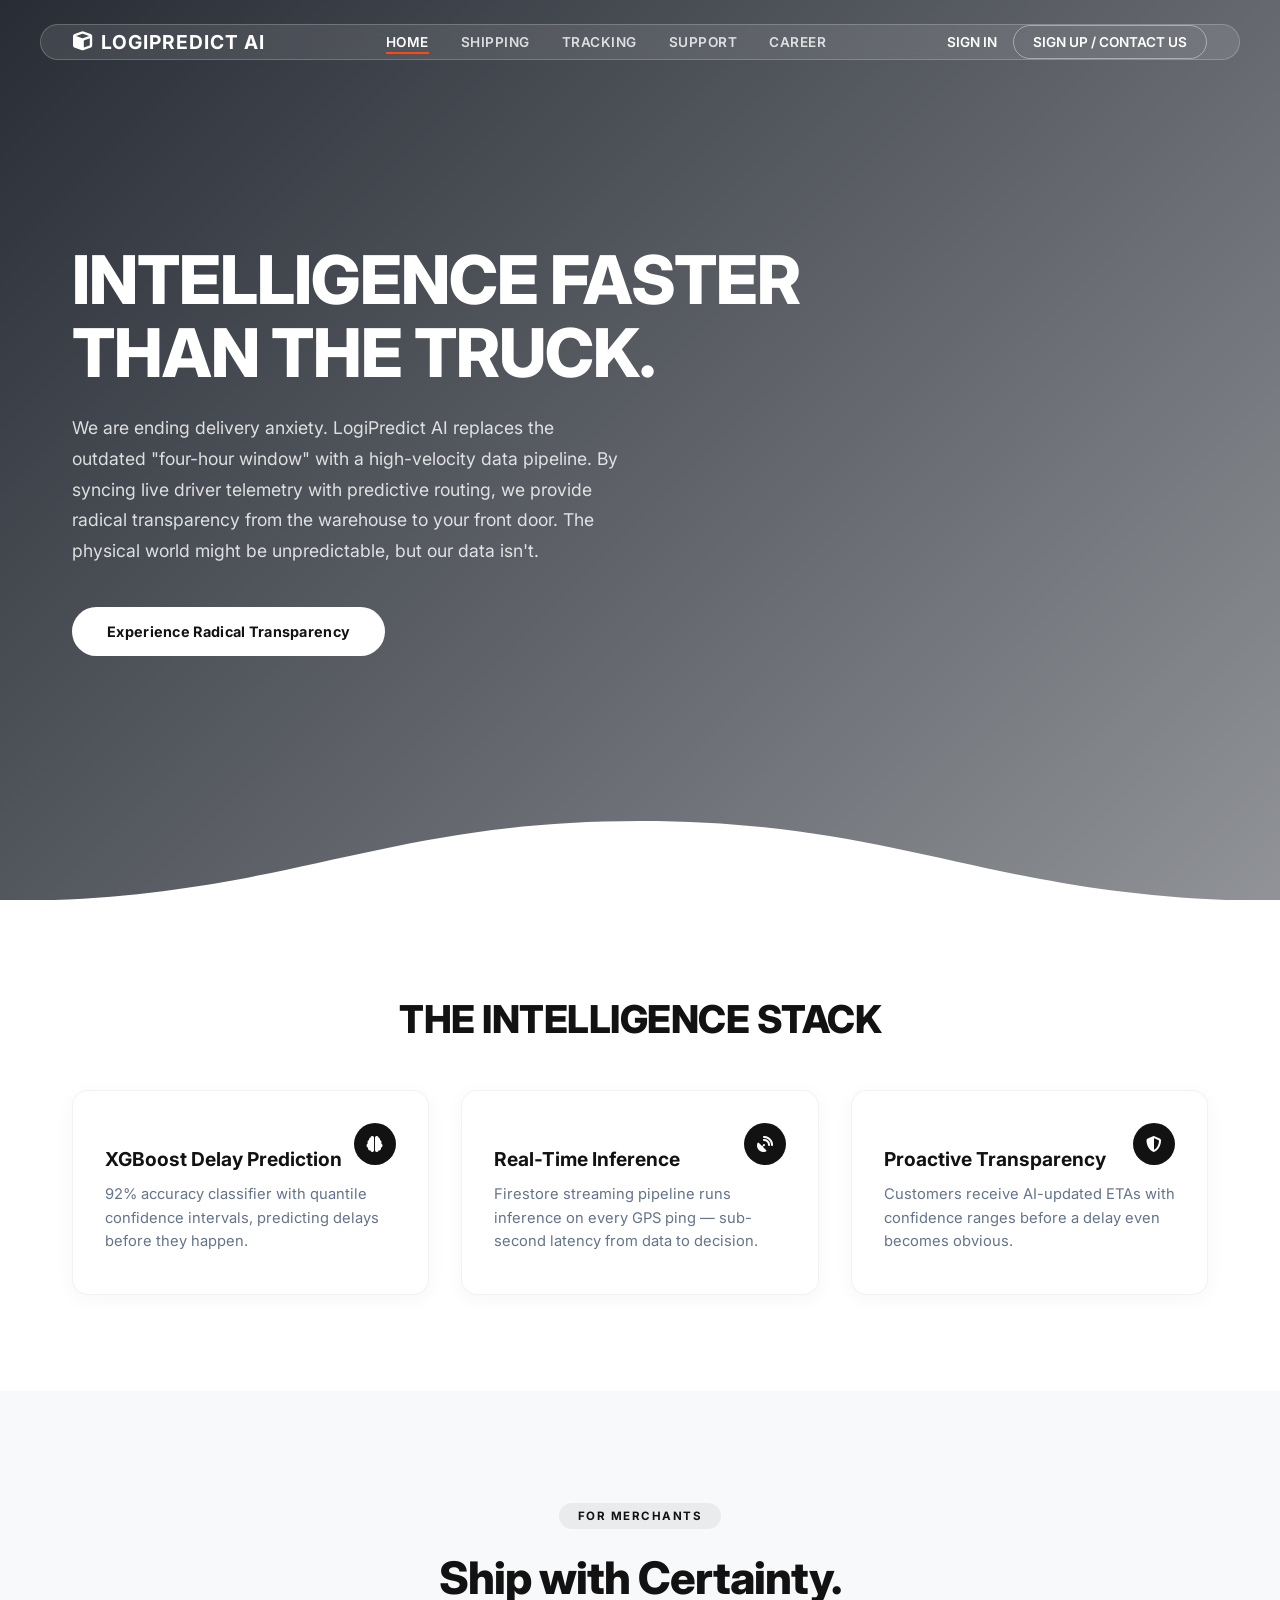
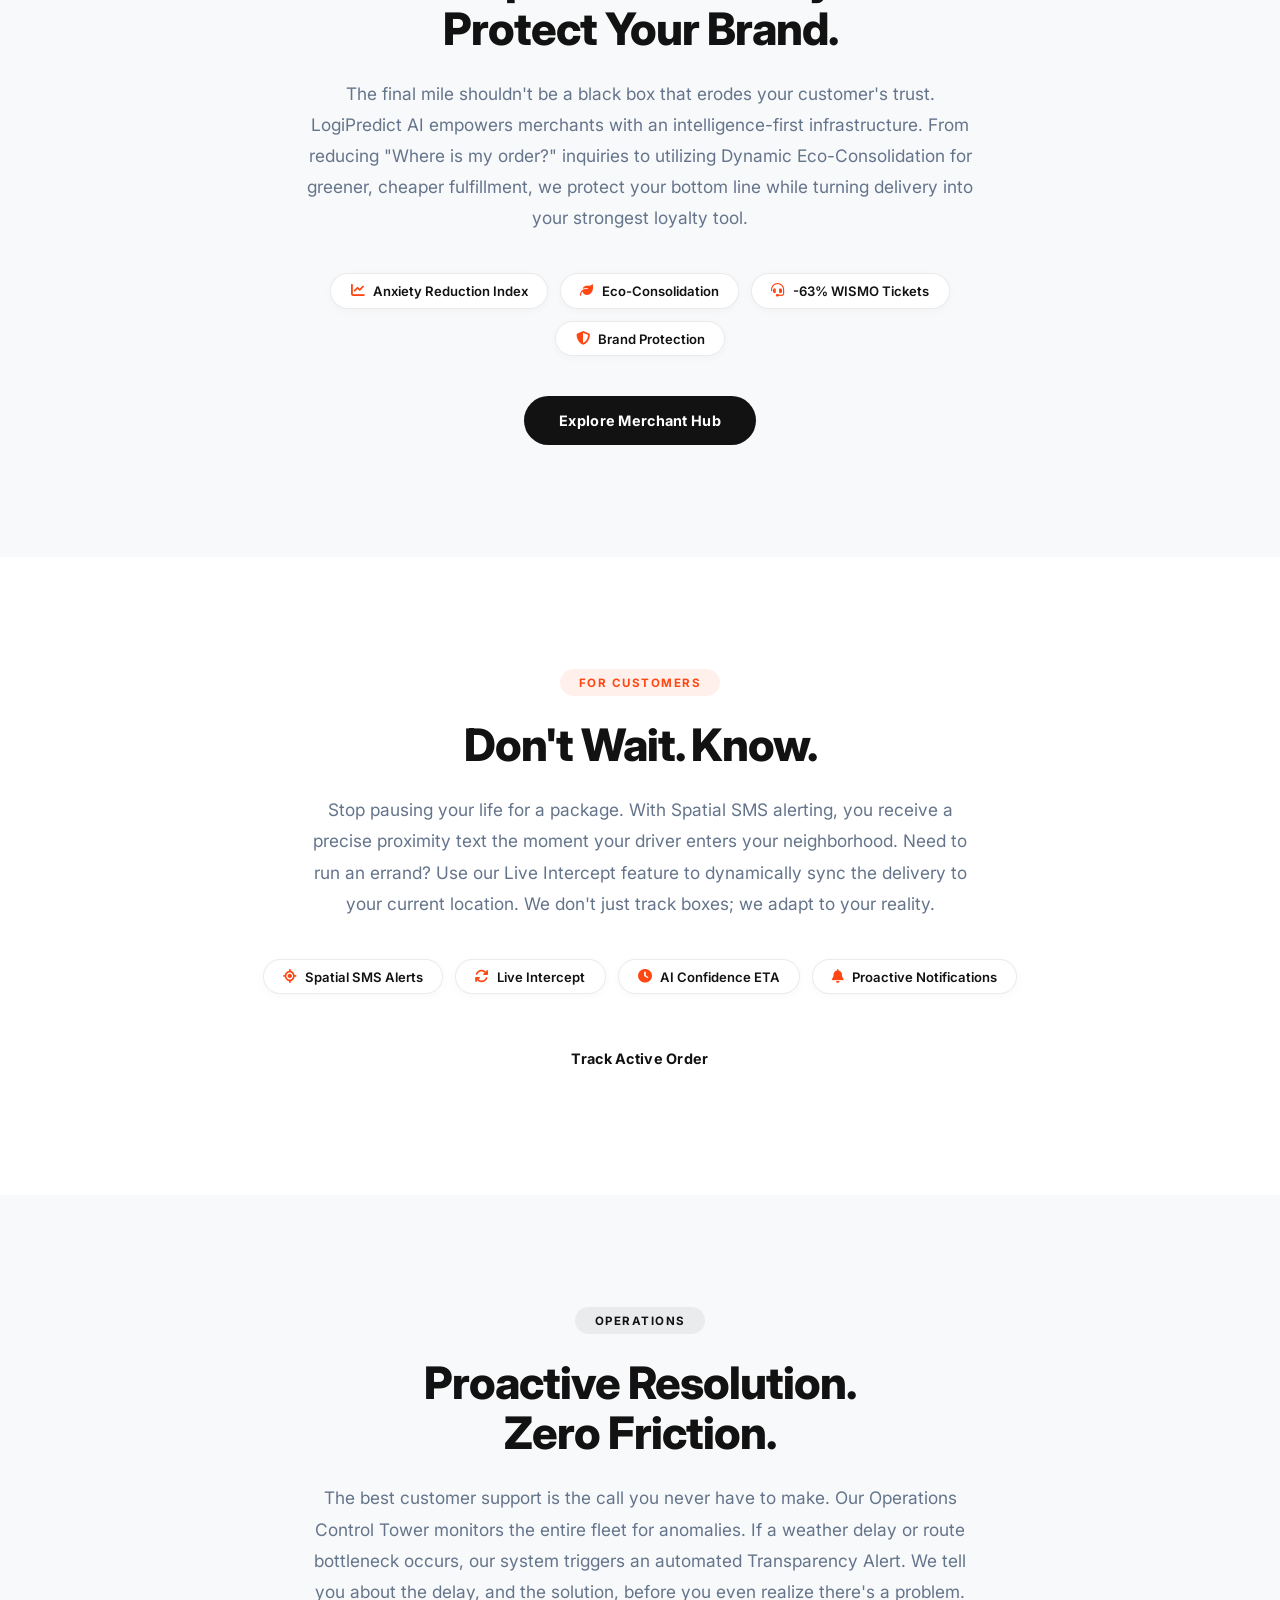
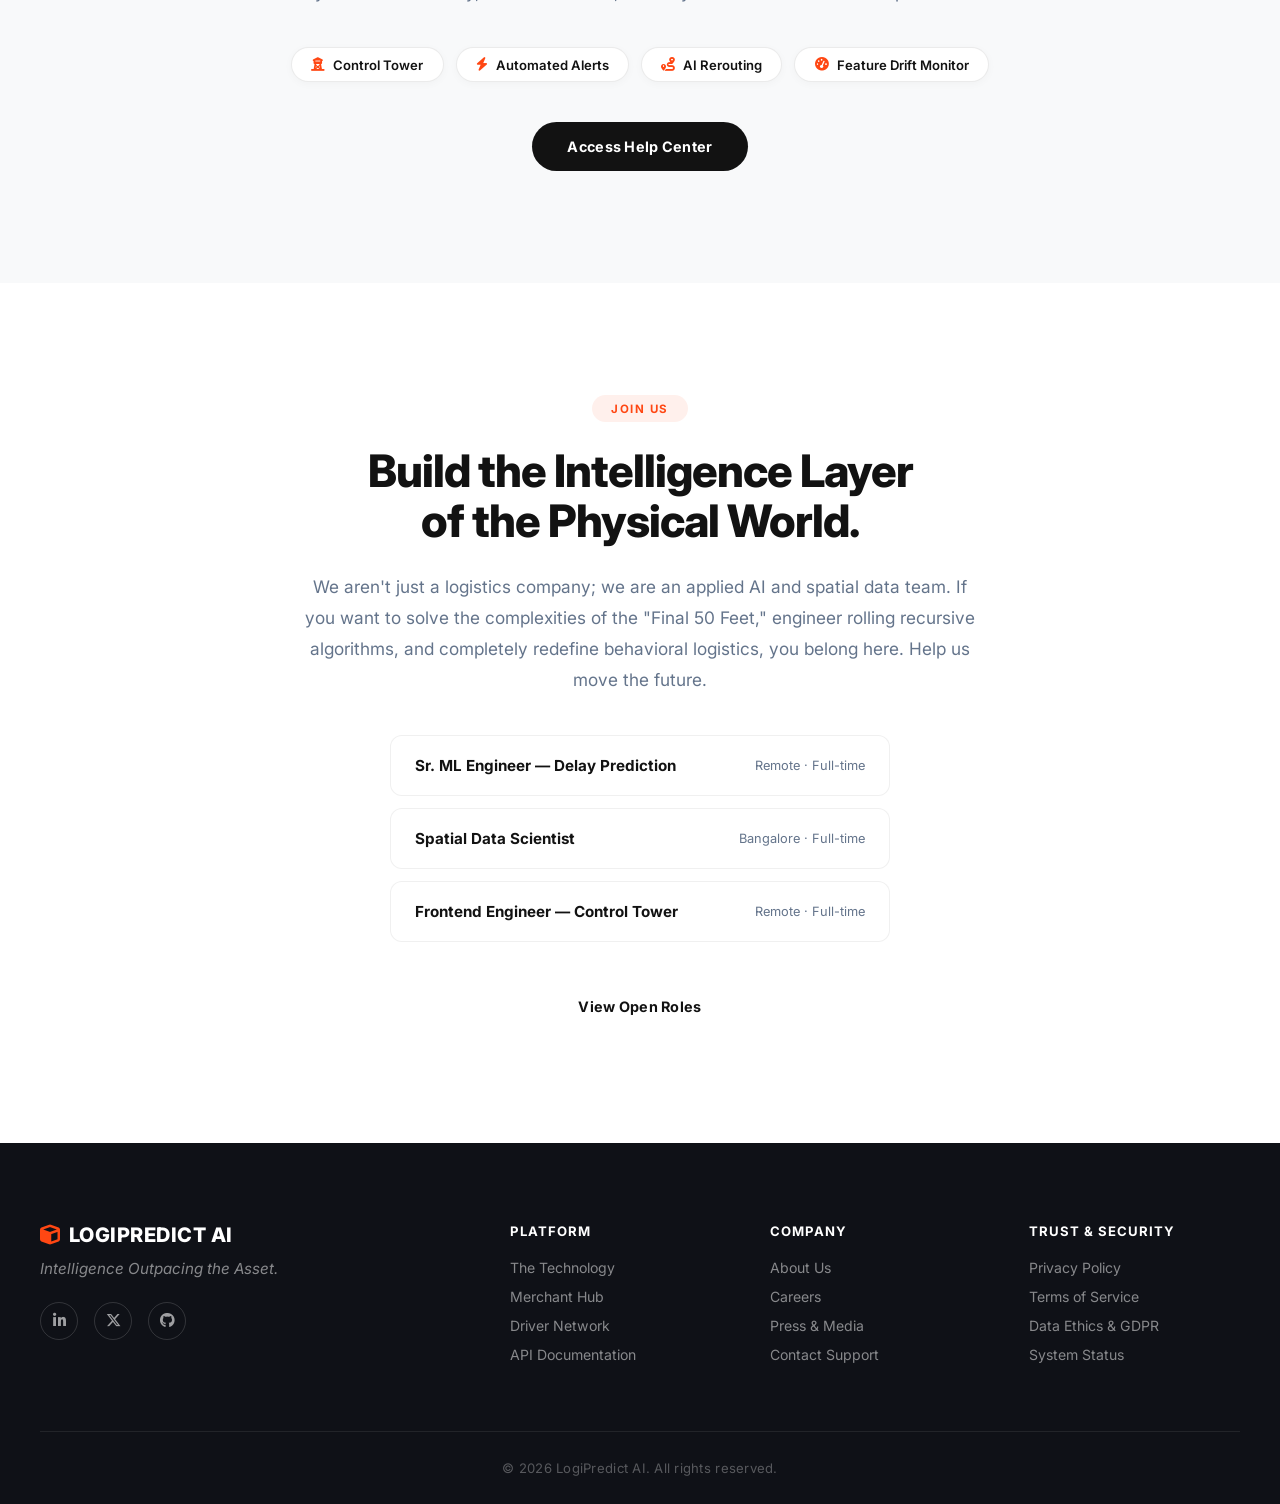
<file: frontend/index.html>
<!DOCTYPE html>
<html lang="en">

<head>
    <meta charset="UTF-8">
    <meta name="viewport" content="width=device-width, initial-scale=1.0">
    <title>LogiPredict AI | Intelligence Faster Than the Truck</title>
    <meta name="description" content="AI-driven predictive logistics. Real-time delay forecasting, proactive customer communication, and intelligent fleet optimization.">
    <link href="https://fonts.googleapis.com/css2?family=Inter:wght@400;500;600;700;800&display=swap" rel="stylesheet">
    <link rel="stylesheet" href="css/landing.css">
    <link rel="stylesheet" href="https://cdnjs.cloudflare.com/ajax/libs/font-awesome/6.4.0/css/all.min.css">
</head>

<body>

    <!-- Navigation Navbar -->
    <nav class="navbar" id="navbar">
        <div class="nav-container">
            <div class="nav-logo">
                <i class="fa-solid fa-cube logo-icon"></i>
                <span class="logo-text">LOGIPREDICT AI</span>
            </div>

            <div class="nav-links">
                <a href="#home" class="active">HOME</a>
                <a href="#shipping">SHIPPING</a>
                <a href="#tracking">TRACKING</a>
                <a href="#support">SUPPORT</a>
                <a href="#career">CAREER</a>
            </div>

            <div class="nav-actions">
                <a href="auth.html" class="nav-btn-secondary">SIGN IN</a>
                <a href="auth.html?mode=signup" class="nav-btn-primary">SIGN UP / CONTACT US</a>
            </div>
        </div>
    </nav>

    <!-- ═══════════════════════════════════════════════════════════════════
         SECTION: HOME (Hero)
         ═══════════════════════════════════════════════════════════════════ -->
    <header class="hero-section" id="home">
        <div class="hero-overlay"></div>
        <div class="hero-content">
            <h1>INTELLIGENCE FASTER<br>THAN THE TRUCK.</h1>
            <p>We are ending delivery anxiety. LogiPredict AI replaces the outdated "four-hour window" with a high-velocity data pipeline. By syncing live driver telemetry with predictive routing, we provide radical transparency from the warehouse to your front door. The physical world might be unpredictable, but our data isn't.</p>
            <a href="auth.html" class="cta-button">Experience Radical Transparency</a>
        </div>
        <div class="hero-bottom-curve">
            <svg viewBox="0 0 1440 120" xmlns="http://www.w3.org/2000/svg" preserveAspectRatio="none">
                <path d="M0,120 C320,120 420,0 720,0 C1020,0 1120,120 1440,120 L1440,120 L0,120 Z" fill="#ffffff" />
            </svg>
        </div>
    </header>

    <!-- ═══════════════════════════════════════════════════════════════════
         SECTION: SERVICES OVERVIEW (Cards)
         ═══════════════════════════════════════════════════════════════════ -->
    <section class="services-section">
        <div class="services-container">
            <h2>THE INTELLIGENCE STACK</h2>
            <div class="services-grid">
                <div class="service-card">
                    <div class="service-icon-wrapper"><i class="fa-solid fa-brain"></i></div>
                    <h3>XGBoost Delay Prediction</h3>
                    <p>92% accuracy classifier with quantile confidence intervals, predicting delays before they happen.</p>
                </div>
                <div class="service-card">
                    <div class="service-icon-wrapper"><i class="fa-solid fa-satellite-dish"></i></div>
                    <h3>Real-Time Inference</h3>
                    <p>Firestore streaming pipeline runs inference on every GPS ping — sub-second latency from data to decision.</p>
                </div>
                <div class="service-card">
                    <div class="service-icon-wrapper"><i class="fa-solid fa-shield-halved"></i></div>
                    <h3>Proactive Transparency</h3>
                    <p>Customers receive AI-updated ETAs with confidence ranges before a delay even becomes obvious.</p>
                </div>
            </div>
        </div>
    </section>

    <!-- ═══════════════════════════════════════════════════════════════════
         SECTION: SHIPPING
         ═══════════════════════════════════════════════════════════════════ -->
    <section class="content-section alt-bg" id="shipping">
        <div class="section-inner">
            <div class="section-badge">FOR MERCHANTS</div>
            <h2>Ship with Certainty.<br>Protect Your Brand.</h2>
            <p>The final mile shouldn't be a black box that erodes your customer's trust. LogiPredict AI empowers merchants with an intelligence-first infrastructure. From reducing "Where is my order?" inquiries to utilizing Dynamic Eco-Consolidation for greener, cheaper fulfillment, we protect your bottom line while turning delivery into your strongest loyalty tool.</p>
            <div class="feature-pills">
                <span class="pill"><i class="fa-solid fa-chart-line"></i> Anxiety Reduction Index</span>
                <span class="pill"><i class="fa-solid fa-leaf"></i> Eco-Consolidation</span>
                <span class="pill"><i class="fa-solid fa-headset"></i> -63% WISMO Tickets</span>
                <span class="pill"><i class="fa-solid fa-shield-halved"></i> Brand Protection</span>
            </div>
            <a href="dashboard-merchant.html" class="cta-button dark">Explore Merchant Hub</a>
        </div>
    </section>

    <!-- ═══════════════════════════════════════════════════════════════════
         SECTION: TRACKING
         ═══════════════════════════════════════════════════════════════════ -->
    <section class="content-section" id="tracking">
        <div class="section-inner">
            <div class="section-badge accent">FOR CUSTOMERS</div>
            <h2>Don't Wait. Know.</h2>
            <p>Stop pausing your life for a package. With Spatial SMS alerting, you receive a precise proximity text the moment your driver enters your neighborhood. Need to run an errand? Use our Live Intercept feature to dynamically sync the delivery to your current location. We don't just track boxes; we adapt to your reality.</p>
            <div class="feature-pills">
                <span class="pill"><i class="fa-solid fa-location-crosshairs"></i> Spatial SMS Alerts</span>
                <span class="pill"><i class="fa-solid fa-arrows-rotate"></i> Live Intercept</span>
                <span class="pill"><i class="fa-solid fa-clock"></i> AI Confidence ETA</span>
                <span class="pill"><i class="fa-solid fa-bell"></i> Proactive Notifications</span>
            </div>
            <a href="dashboard-customer.html" class="cta-button">Track Active Order</a>
        </div>
    </section>

    <!-- ═══════════════════════════════════════════════════════════════════
         SECTION: SUPPORT
         ═══════════════════════════════════════════════════════════════════ -->
    <section class="content-section alt-bg" id="support">
        <div class="section-inner">
            <div class="section-badge">OPERATIONS</div>
            <h2>Proactive Resolution.<br>Zero Friction.</h2>
            <p>The best customer support is the call you never have to make. Our Operations Control Tower monitors the entire fleet for anomalies. If a weather delay or route bottleneck occurs, our system triggers an automated Transparency Alert. We tell you about the delay, and the solution, before you even realize there's a problem.</p>
            <div class="feature-pills">
                <span class="pill"><i class="fa-solid fa-tower-observation"></i> Control Tower</span>
                <span class="pill"><i class="fa-solid fa-bolt"></i> Automated Alerts</span>
                <span class="pill"><i class="fa-solid fa-route"></i> AI Rerouting</span>
                <span class="pill"><i class="fa-solid fa-gauge-high"></i> Feature Drift Monitor</span>
            </div>
            <a href="dashboard-dispatcher.html" class="cta-button dark">Access Help Center</a>
        </div>
    </section>

    <!-- ═══════════════════════════════════════════════════════════════════
         SECTION: CAREER
         ═══════════════════════════════════════════════════════════════════ -->
    <section class="content-section" id="career">
        <div class="section-inner">
            <div class="section-badge accent">JOIN US</div>
            <h2>Build the Intelligence Layer<br>of the Physical World.</h2>
            <p>We aren't just a logistics company; we are an applied AI and spatial data team. If you want to solve the complexities of the "Final 50 Feet," engineer rolling recursive algorithms, and completely redefine behavioral logistics, you belong here. Help us move the future.</p>
            <div class="open-roles">
                <div class="role-card">
                    <div class="role-title">Sr. ML Engineer — Delay Prediction</div>
                    <div class="role-meta">Remote · Full-time</div>
                </div>
                <div class="role-card">
                    <div class="role-title">Spatial Data Scientist</div>
                    <div class="role-meta">Bangalore · Full-time</div>
                </div>
                <div class="role-card">
                    <div class="role-title">Frontend Engineer — Control Tower</div>
                    <div class="role-meta">Remote · Full-time</div>
                </div>
            </div>
            <a href="#" class="cta-button" onclick="alert('Careers page coming soon!')">View Open Roles</a>
        </div>
    </section>

    <!-- ═══════════════════════════════════════════════════════════════════
         FOOTER
         ═══════════════════════════════════════════════════════════════════ -->
    <footer class="site-footer">
        <div class="footer-container">
            <div class="footer-grid">

                <!-- Brand Block -->
                <div class="footer-brand">
                    <div class="footer-logo">
                        <i class="fa-solid fa-cube"></i> LOGIPREDICT AI
                    </div>
                    <p class="footer-tagline">Intelligence Outpacing the Asset.</p>
                    <div class="footer-socials">
                        <a href="#" title="LinkedIn"><i class="fa-brands fa-linkedin-in"></i></a>
                        <a href="#" title="X (Twitter)"><i class="fa-brands fa-x-twitter"></i></a>
                        <a href="#" title="GitHub"><i class="fa-brands fa-github"></i></a>
                    </div>
                </div>

                <!-- Column 1: Platform -->
                <div class="footer-col">
                    <h4>Platform</h4>
                    <a href="dashboard-admin.html">The Technology</a>
                    <a href="dashboard-merchant.html">Merchant Hub</a>
                    <a href="dashboard-driver.html">Driver Network</a>
                    <a href="#">API Documentation</a>
                </div>

                <!-- Column 2: Company -->
                <div class="footer-col">
                    <h4>Company</h4>
                    <a href="#">About Us</a>
                    <a href="#career">Careers</a>
                    <a href="#">Press & Media</a>
                    <a href="#">Contact Support</a>
                </div>

                <!-- Column 3: Trust & Security -->
                <div class="footer-col">
                    <h4>Trust & Security</h4>
                    <a href="#">Privacy Policy</a>
                    <a href="#">Terms of Service</a>
                    <a href="#">Data Ethics & GDPR</a>
                    <a href="dashboard-admin.html">System Status</a>
                </div>

            </div>

            <div class="footer-bottom">
                <span>© 2026 LogiPredict AI. All rights reserved.</span>
            </div>
        </div>
    </footer>

    <!-- Smooth scroll + active nav highlight -->
    <script>
        // Smooth scroll for nav links
        document.querySelectorAll('.nav-links a').forEach(link => {
            link.addEventListener('click', e => {
                e.preventDefault();
                const target = document.querySelector(link.getAttribute('href'));
                if (target) {
                    target.scrollIntoView({ behavior: 'smooth', block: 'start' });
                }
            });
        });

        // Highlight active nav link on scroll
        const sections = document.querySelectorAll('header[id], section[id]');
        const navLinks = document.querySelectorAll('.nav-links a');

        window.addEventListener('scroll', () => {
            let current = '';
            sections.forEach(section => {
                const top = section.offsetTop - 120;
                if (scrollY >= top) current = section.getAttribute('id');
            });
            navLinks.forEach(link => {
                link.classList.remove('active');
                if (link.getAttribute('href') === '#' + current) link.classList.add('active');
            });

            // Shrink navbar on scroll
            const navbar = document.getElementById('navbar');
            navbar.classList.toggle('scrolled', window.scrollY > 50);
        });
    </script>

</body>

</html>
</file>
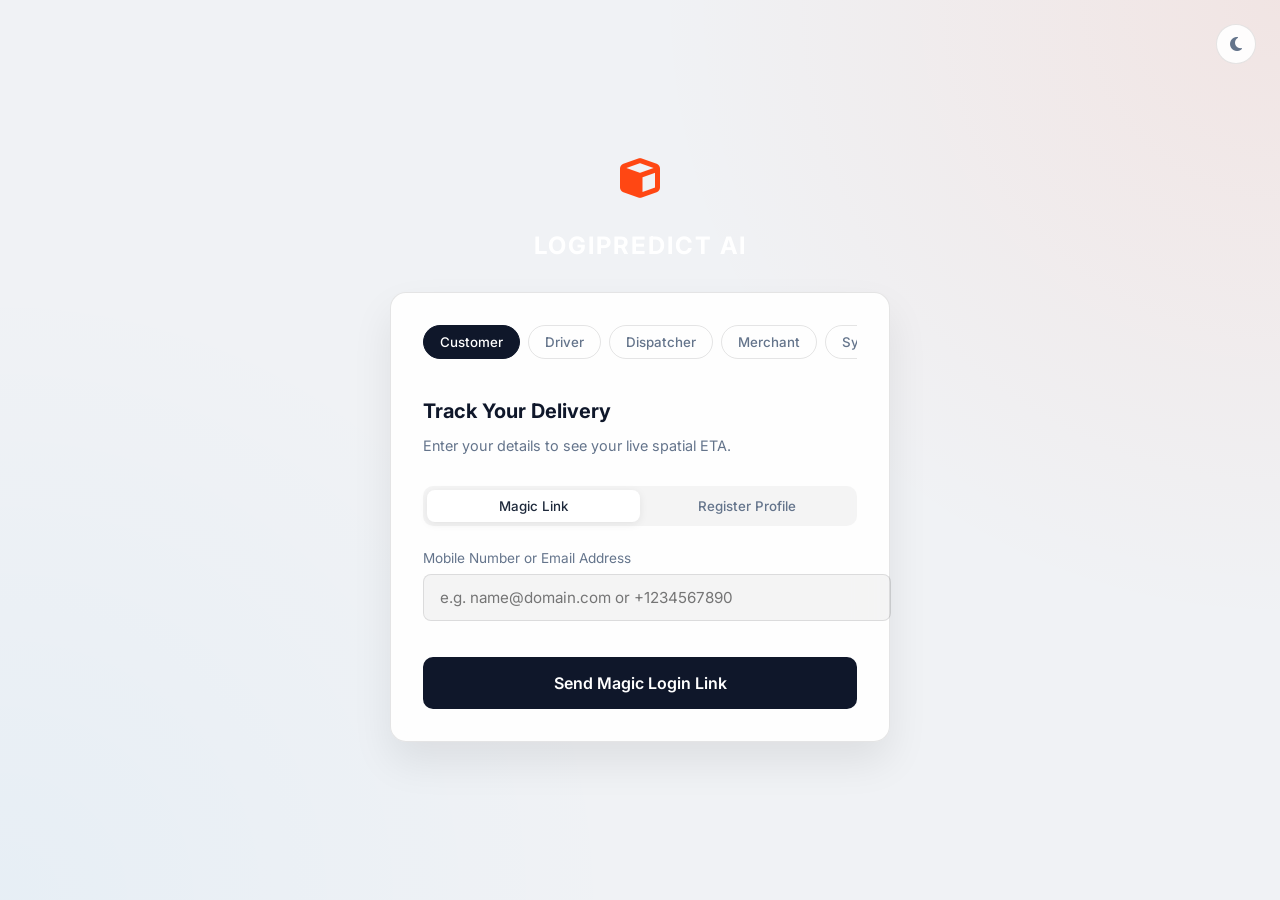
<file: frontend/auth.html>
<!DOCTYPE html>
<html lang="en">

<head>
    <meta charset="UTF-8">
    <meta name="viewport" content="width=device-width, initial-scale=1.0">
    <title>Authentication | Logi</title>
    <!-- Google Fonts -->
    <link href="https://fonts.googleapis.com/css2?family=Inter:wght@400;500;600;700&display=swap" rel="stylesheet">
    <!-- Auth CSS -->
    <link rel="stylesheet" href="css/auth.css">
    <!-- FontAwesome -->
    <link rel="stylesheet" href="https://cdnjs.cloudflare.com/ajax/libs/font-awesome/6.4.0/css/all.min.css">
</head>

<body>

    <!-- Theme Toggle -->
    <button class="auth-theme-toggle theme-toggle" onclick="toggleTheme()" title="Toggle Theme">
        <i class="fa-solid fa-sun icon-sun"></i>
        <i class="fa-solid fa-moon icon-moon"></i>
    </button>

    <div class="auth-container">

        <div class="logo-header">
            <a href="index.html" style="text-decoration:none;">
                <i class="fa-solid fa-cube"></i>
                <h1 style="color: white;">LOGIPREDICT AI</h1>
            </a>
        </div>

        <div class="auth-card">

            <!-- Role Selector -->
            <div class="role-tabs" id="roleTabs">
                <button class="role-btn active" data-role="customer">Customer</button>
                <button class="role-btn" data-role="driver">Driver</button>
                <button class="role-btn" data-role="dispatcher">Dispatcher</button>
                <button class="role-btn" data-role="merchant">Merchant</button>
                <button class="role-btn" data-role="admin">Sys Admin</button>
            </div>

            <div class="forms-wrapper">

                <!-- 1. CUSTOMER PORTAL -->
                <div class="form-section active" id="form-customer">
                    <div class="form-header">
                        <h2>Track Your Delivery</h2>
                        <p>Enter your details to see your live spatial ETA.</p>
                    </div>

                    <div class="customer-tabs">
                        <button class="cust-tab-btn active" onclick="switchCustomerTab('login')">Magic Link</button>
                        <button class="cust-tab-btn" onclick="switchCustomerTab('register')">Register Profile</button>
                    </div>

                    <!-- Customer Login -->
                    <div id="cust-login">
                        <form onsubmit="event.preventDefault(); window.location.href='dashboard-customer.html';">
                            <div class="form-group">
                                <label>Mobile Number or Email Address</label>
                                <input type="text" class="form-control"
                                    placeholder="e.g. name@domain.com or +1234567890">
                            </div>
                            <button type="submit" class="btn-primary">Send Magic Login Link</button>
                        </form>
                    </div>

                    <!-- Customer Register -->
                    <div id="cust-register" style="display: none;">
                        <form onsubmit="event.preventDefault(); window.location.href='dashboard-customer.html';">
                            <div class="form-group">
                                <label>Full Name</label>
                                <input type="text" class="form-control" placeholder="Jane Doe">
                            </div>
                            <div class="form-group">
                                <label>Proximity Alert Radius</label>
                                <select class="form-control">
                                    <option>500m</option>
                                    <option>1km</option>
                                    <option>2km</option>
                                </select>
                            </div>
                            <div class="form-group checkbox-group">
                                <input type="checkbox" id="whatsappToggle">
                                <label for="whatsappToggle" style="margin:0;">Use WhatsApp instead of SMS</label>
                            </div>
                            <div class="form-group">
                                <label>Delivery Instructions</label>
                                <textarea class="form-control" placeholder="e.g., Leave at back gate..."></textarea>
                            </div>
                            <button type="submit" class="btn-primary">Create Customer Profile</button>
                        </form>
                    </div>
                </div>

                <!-- 2. DRIVER PORTAL -->
                <div class="form-section" id="form-driver">
                    <div class="form-header">
                        <h2>Driver Console</h2>
                        <p>Authenticate to begin telemetry sync.</p>
                    </div>
                    <form onsubmit="event.preventDefault(); window.location.href='dashboard-driver.html';">
                        <div class="form-group">
                            <label>Driver ID / Employee Number</label>
                            <input type="text" class="form-control" placeholder="DRV-0000">
                        </div>
                        <div class="form-group">
                            <label>Secure PIN</label>
                            <input type="password" class="form-control" placeholder="****">
                        </div>
                        <div class="form-group">
                            <label>Vehicle License Plate</label>
                            <select class="form-control">
                                <option>Select Vehicle...</option>
                                <option>TRK-A100 (Kenworth T680)</option>
                                <option>TRK-B200 (Freightliner Cascadia)</option>
                            </select>
                        </div>
                        <div class="form-group checkbox-group" style="align-items: flex-start;">
                            <input type="checkbox" id="gpsAuth" required>
                            <label for="gpsAuth" style="margin:0; line-height:1.4;">I confirm I have authorized
                                Background Location Services.</label>
                        </div>
                        <button type="submit" class="btn-primary" style="background:var(--primary); color:white;">Clock
                            In & Start Shift</button>
                    </form>
                </div>

                <!-- 3. DISPATCHER PORTAL -->
                <div class="form-section" id="form-dispatcher">
                    <div class="form-header">
                        <h2>Operations Control Tower</h2>
                        <p>Enter corporate credentials.</p>
                    </div>
                    <form id="dispatcherForm" onsubmit="event.preventDefault(); handleDispatcherAuth();">
                        <div class="form-group">
                            <label>Corporate Email Address</label>
                            <input type="email" class="form-control" placeholder="dispatch@company.com">
                        </div>
                        <div class="form-group">
                            <label>Password</label>
                            <input type="password" class="form-control" placeholder="••••••••">
                        </div>
                        <div class="form-group" id="dispatchZoneGroup">
                            <label>Select Monitored Zone</label>
                            <select class="form-control">
                                <option>North Hub</option>
                                <option>South Hub</option>
                                <option>East Coast Transit</option>
                                <option>Global Overview</option>
                            </select>
                        </div>

                        <div class="mfa-input-group" id="mfaGroup">
                            <div class="form-group">
                                <label style="color:#ffaa00;"><i class="fa-solid fa-shield-halved"></i> 2FA
                                    Required</label>
                                <input type="text" class="form-control" placeholder="Enter 6-digit Authenticator Code"
                                    maxlength="6">
                            </div>
                        </div>

                        <button type="submit" class="btn-primary" id="btn-dispatcher">Request MFA Token</button>
                    </form>
                </div>

                <!-- 4. MERCHANT / SHIPPER PORTAL -->
                <div class="form-section" id="form-merchant">
                    <div class="form-header">
                        <h2>Merchant Analytics Hub</h2>
                        <p>Manage your logistics transparency.</p>
                    </div>
                    <form onsubmit="event.preventDefault(); window.location.href='dashboard-merchant.html';">
                        <div class="form-group">
                            <label>Registered Business Email</label>
                            <input type="email" class="form-control" placeholder="admin@retailer.com">
                        </div>
                        <div class="form-group">
                            <label>Password</label>
                            <input type="password" class="form-control" placeholder="••••••••">
                        </div>
                        <div class="form-group">
                            <label>Business Tax ID / Registration Number</label>
                            <input type="text" class="form-control" placeholder="(Required for initial signup)">
                        </div>
                        <div class="form-group">
                            <label>Upload Brand Logo</label>
                            <input type="file" class="form-control" accept="image/*" style="padding: 0.6rem;">
                            <small style="color:var(--text-muted); display:block; margin-top:5px;">To inject into
                                Spatial SMS links.</small>
                        </div>
                        <button type="submit" class="btn-primary">Log In to Hub</button>
                        <a href="#" class="text-link">Need to generate API Webhook Keys? Click here.</a>
                    </form>
                </div>

                <!-- 5. SYSTEM ADMIN PORTAL -->
                <div class="form-section" id="form-admin">
                    <div class="form-header">
                        <h2>System Architecture Access</h2>
                        <p style="color:#ff4444;">Restricted to Level 4 Engineering only.</p>
                    </div>
                    <form onsubmit="event.preventDefault(); window.location.href='dashboard-admin.html';">
                        <div class="form-group">
                            <label>Admin Username</label>
                            <input type="text" class="form-control" placeholder="root">
                        </div>
                        <div class="form-group">
                            <label>Master Passphrase</label>
                            <input type="password" class="form-control" placeholder="••••••••••••••••">
                        </div>
                        <div class="form-group">
                            <label>Select Environment</label>
                            <select class="form-control">
                                <option>Production - Global</option>
                                <option>Staging</option>
                                <option>Testing/Dev</option>
                            </select>
                        </div>
                        <div class="form-group">
                            <label>Hardware Security Key / SSH Token</label>
                            <input type="password" class="form-control" placeholder="Connect YubiKey or enter token">
                        </div>
                        <button type="submit" class="btn-primary" style="background:#ff4444;">Initialize Admin
                            Session</button>
                    </form>
                    <p class="warning-text"><i class="fa-solid fa-triangle-exclamation"></i> All actions in this portal
                        are logged to the central server.</p>
                </div>

            </div>
        </div>
    </div>

    <!-- Theme JS (must load before other scripts) -->
    <script src="js/theme.js"></script>
    <!-- Auth JS -->
    <script src="js/auth.js"></script>
</body>

</html>
</file>
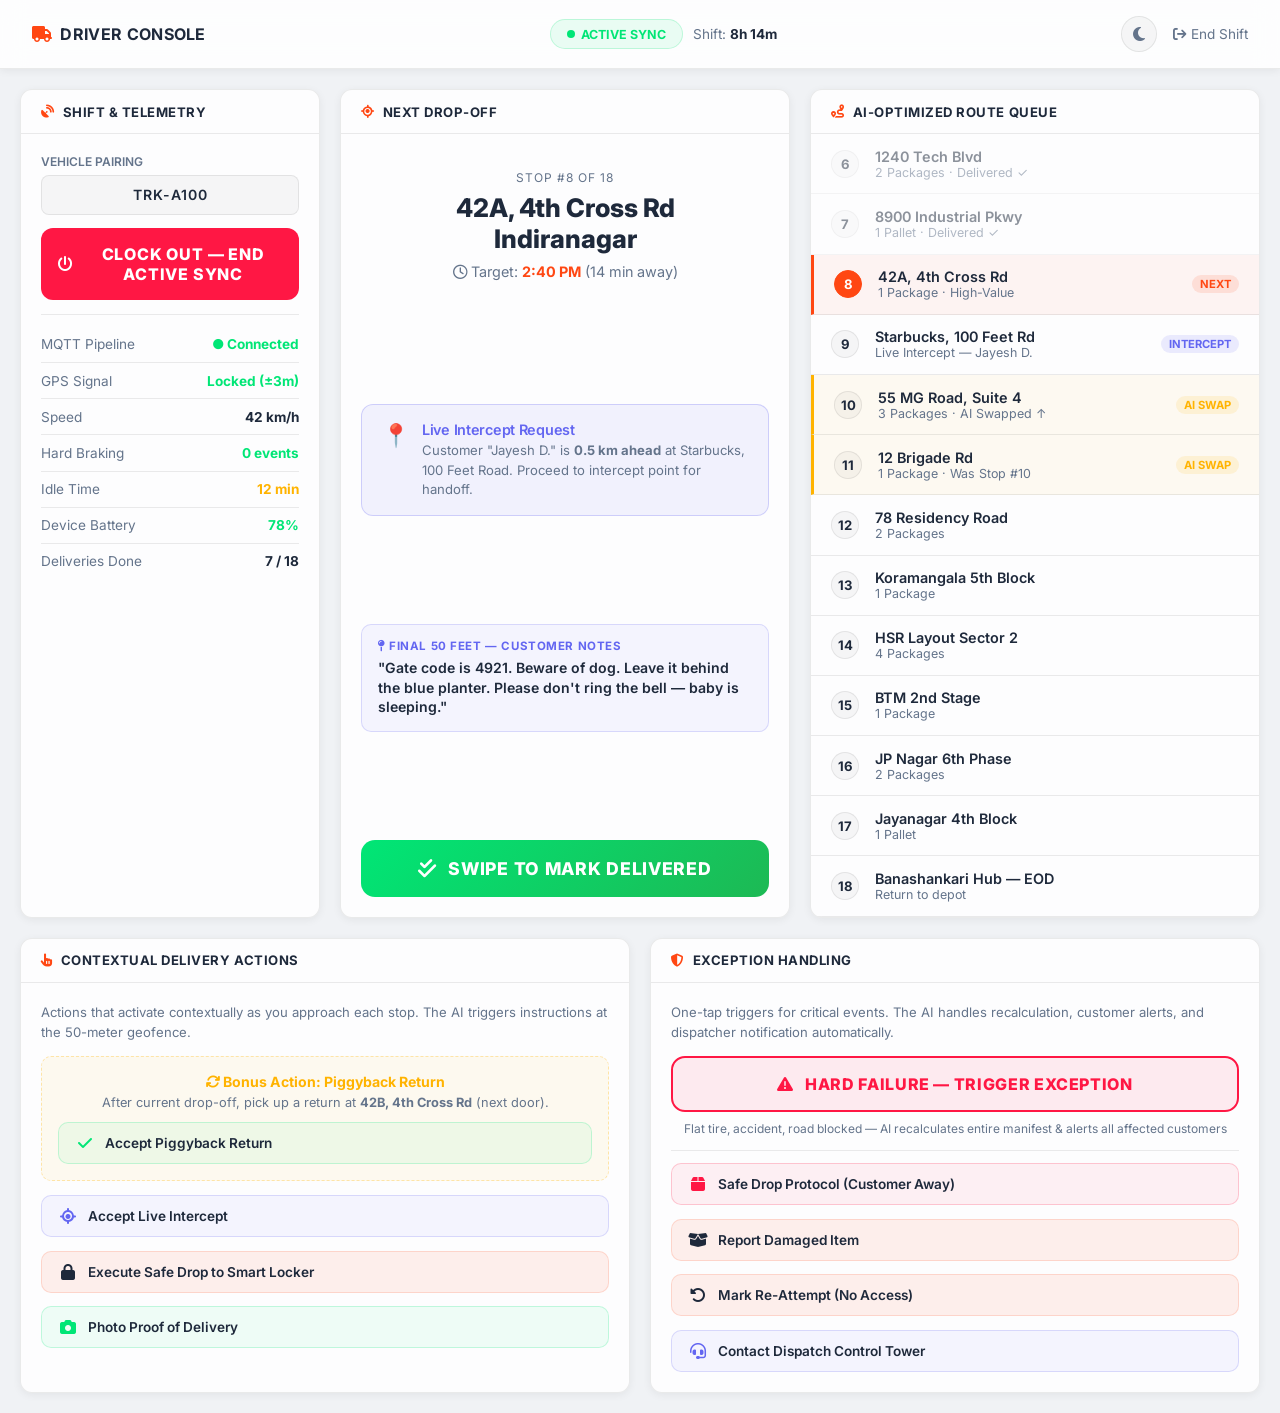
<file: frontend/dashboard-driver.html>
<!DOCTYPE html>
<html lang="en">

<head>
    <meta charset="UTF-8">
    <meta name="viewport" content="width=device-width, initial-scale=1.0">
    <title>Driver Console | LogiPredict AI</title>
    <link href="https://fonts.googleapis.com/css2?family=Inter:wght@400;500;600;700;800&display=swap" rel="stylesheet">
    <link rel="stylesheet" href="css/styles.css">
    <link rel="stylesheet" href="css/dashboards.css">
    <link rel="stylesheet" href="https://cdnjs.cloudflare.com/ajax/libs/font-awesome/6.4.0/css/all.min.css">
    <style>
        body {
            overflow-y: auto !important;
            height: auto !important;
        }

        /* ── Layout ── */
        .driver-layout {
            display: flex;
            flex-direction: column;
            min-height: calc(100vh - 60px);
            padding: 1.25rem;
            gap: 1.25rem;
        }

        /* ── Top Row: Telemetry + Current Objective + Route Queue ── */
        .top-row {
            display: grid;
            grid-template-columns: 300px 1fr 1fr;
            gap: 1.25rem;
            min-height: 420px;
        }

        /* ── Cards ── */
        .d-card {
            background: var(--card-bg);
            border: 1px solid var(--border);
            border-radius: 12px;
            box-shadow: var(--shadow-sm);
            display: flex;
            flex-direction: column;
            overflow: hidden;
        }

        .d-head {
            padding: 0.85rem 1.25rem;
            border-bottom: 1px solid var(--border);
            font-weight: 700;
            font-size: 0.82rem;
            text-transform: uppercase;
            letter-spacing: 0.04em;
            display: flex;
            align-items: center;
            gap: 0.5rem;
        }

        .d-head i { color: var(--primary); }

        .d-body {
            padding: 1.25rem;
            flex: 1;
            display: flex;
            flex-direction: column;
            gap: 0.85rem;
        }

        .d-body p.desc {
            font-size: 0.82rem;
            color: var(--text-muted);
            line-height: 1.5;
            margin: 0;
        }

        /* ── Shift & Telemetry Panel ── */
        .telem-stat {
            display: flex;
            justify-content: space-between;
            align-items: center;
            padding: 0.6rem 0;
            border-bottom: 1px solid var(--border);
            font-size: 0.85rem;
        }

        .telem-stat:last-child { border: none; }

        .telem-label { color: var(--text-muted); }

        .telem-val { font-weight: 700; }

        .telem-val.ok { color: var(--success); }
        .telem-val.warn { color: var(--warning); }

        .sync-badge {
            display: inline-flex;
            align-items: center;
            gap: 0.4rem;
            background: rgba(0,230,118,0.08);
            border: 1px solid rgba(0,230,118,0.2);
            color: var(--success);
            padding: 0.4rem 1rem;
            border-radius: 50px;
            font-size: 0.78rem;
            font-weight: 700;
        }

        .sync-badge .pulse { width: 8px; height: 8px; border-radius: 50%; background: var(--success); animation: blink 1.5s infinite; }

        @keyframes blink {
            0%, 100% { opacity: 1; }
            50% { opacity: 0.3; }
        }

        .vehicle-input {
            background: var(--hover-bg);
            border: 1px solid var(--border);
            color: var(--text-light);
            padding: 0.65rem 0.85rem;
            border-radius: 8px;
            font-family: inherit;
            font-size: 0.88rem;
            font-weight: 600;
            width: 100%;
            text-align: center;
            letter-spacing: 1px;
        }

        .vehicle-input:focus {
            outline: none;
            border-color: var(--primary);
        }

        .btn-clock {
            width: 100%;
            padding: 1rem;
            background: var(--success);
            border: none;
            color: white;
            font-family: inherit;
            font-size: 1rem;
            font-weight: 800;
            border-radius: 12px;
            cursor: pointer;
            display: flex;
            align-items: center;
            justify-content: center;
            gap: 0.6rem;
            transition: transform 0.2s, box-shadow 0.2s;
            text-transform: uppercase;
            letter-spacing: 0.05em;
        }

        .btn-clock:hover {
            transform: translateY(-2px);
            box-shadow: 0 6px 20px rgba(0,230,118,0.3);
        }

        .btn-clock.clocked-in {
            background: var(--danger);
        }

        /* ── Current Objective ── */
        .objective-main {
            text-align: center;
            padding: 1rem 0;
        }

        .obj-label {
            font-size: 0.75rem;
            color: var(--text-muted);
            text-transform: uppercase;
            letter-spacing: 0.08em;
            margin-bottom: 0.5rem;
        }

        .obj-address {
            font-size: 1.6rem;
            font-weight: 800;
            line-height: 1.2;
            margin-bottom: 0.5rem;
        }

        .obj-eta {
            color: var(--text-muted);
            font-size: 0.9rem;
        }

        .obj-eta strong { color: var(--primary); }

        /* Hyper-local instructions */
        .hyper-local {
            background: rgba(99,102,241,0.06);
            border: 1px solid rgba(99,102,241,0.2);
            border-radius: 10px;
            padding: 0.85rem 1rem;
        }

        .hyper-local .hl-label {
            font-size: 0.72rem;
            font-weight: 700;
            text-transform: uppercase;
            color: #6366f1;
            margin-bottom: 0.3rem;
            letter-spacing: 0.05em;
        }

        .hyper-local .hl-text {
            font-size: 0.88rem;
            font-weight: 600;
            line-height: 1.4;
        }

        /* Delivery Slider */
        .deliver-slider {
            width: 100%;
            padding: 1.1rem;
            background: linear-gradient(135deg, var(--success), #1db954);
            border: none;
            color: white;
            font-family: inherit;
            font-size: 1.1rem;
            font-weight: 800;
            border-radius: 14px;
            cursor: pointer;
            display: flex;
            align-items: center;
            justify-content: center;
            gap: 0.7rem;
            transition: transform 0.2s, box-shadow 0.2s;
            text-transform: uppercase;
            letter-spacing: 0.04em;
        }

        .deliver-slider:hover {
            transform: translateY(-2px);
            box-shadow: 0 8px 24px rgba(0,230,118,0.35);
        }

        .deliver-slider i { font-size: 1.3rem; }

        /* ── Route Queue ── */
        .route-queue {
            flex: 1;
            overflow-y: auto;
            display: flex;
            flex-direction: column;
            gap: 0;
        }

        .rq-item {
            display: flex;
            align-items: center;
            gap: 1rem;
            padding: 0.85rem 1.25rem;
            border-bottom: 1px solid var(--border);
            transition: background 0.2s;
            position: relative;
        }

        .rq-item:hover { background: var(--hover-bg); }

        .rq-item.active {
            background: rgba(255,71,19,0.05);
            border-left: 3px solid var(--primary);
        }

        .rq-item.swapped {
            background: rgba(255,179,0,0.05);
            border-left: 3px solid var(--warning);
        }

        .rq-num {
            width: 28px;
            height: 28px;
            border-radius: 50%;
            background: var(--hover-bg);
            border: 1px solid var(--border);
            display: flex;
            align-items: center;
            justify-content: center;
            font-weight: 700;
            font-size: 0.82rem;
            flex-shrink: 0;
        }

        .rq-item.active .rq-num {
            background: var(--primary);
            border-color: var(--primary);
            color: white;
        }

        .rq-addr { font-weight: 600; font-size: 0.9rem; }
        .rq-meta { font-size: 0.78rem; color: var(--text-muted); }

        .rq-tag {
            margin-left: auto;
            font-size: 0.7rem;
            font-weight: 700;
            padding: 2px 8px;
            border-radius: 50px;
            white-space: nowrap;
        }

        .rq-tag.next { background: rgba(255,71,19,0.12); color: var(--primary); }
        .rq-tag.swap { background: rgba(255,179,0,0.12); color: var(--warning); }
        .rq-tag.intercept { background: rgba(99,102,241,0.12); color: #6366f1; }

        /* ── Intercept Flash Banner ── */
        .intercept-banner {
            background: rgba(99,102,241,0.08);
            border: 1px solid rgba(99,102,241,0.25);
            border-radius: 12px;
            padding: 1rem 1.25rem;
            display: flex;
            gap: 0.75rem;
            align-items: flex-start;
            animation: flashIn 0.5s ease;
        }

        @keyframes flashIn {
            0% { opacity: 0; transform: scale(0.95); }
            50% { opacity: 1; transform: scale(1.02); }
            100% { transform: scale(1); }
        }

        .intercept-banner .ib-icon { font-size: 1.4rem; flex-shrink: 0; }
        .intercept-banner h4 { margin: 0 0 3px; font-size: 0.9rem; color: #6366f1; }
        .intercept-banner p { margin: 0; font-size: 0.82rem; color: var(--text-muted); line-height: 1.45; }

        /* ── Bottom Panels ── */
        .bottom-row {
            display: grid;
            grid-template-columns: 1fr 1fr;
            gap: 1.25rem;
        }

        /* Action buttons */
        .btn-act {
            display: flex;
            align-items: center;
            gap: 0.6rem;
            background: var(--primary-glow);
            border: 1px solid rgba(255,71,19,0.15);
            color: var(--text-light);
            padding: 0.75rem 1rem;
            border-radius: 10px;
            cursor: pointer;
            font-family: inherit;
            font-size: 0.85rem;
            font-weight: 600;
            transition: all 0.2s;
            width: 100%;
            text-align: left;
        }

        .btn-act:hover { background: rgba(255,71,19,0.12); border-color: var(--primary); }
        .btn-act i { font-size: 1rem; width: 20px; text-align: center; }

        .btn-act.red { background: rgba(255,23,68,0.06); border-color: rgba(255,23,68,0.2); }
        .btn-act.red:hover { background: rgba(255,23,68,0.12); border-color: var(--danger); }
        .btn-act.red i { color: var(--danger); }

        .btn-act.blue { background: rgba(99,102,241,0.06); border-color: rgba(99,102,241,0.2); }
        .btn-act.blue:hover { background: rgba(99,102,241,0.12); border-color: #6366f1; }
        .btn-act.blue i { color: #6366f1; }

        .btn-act.green { background: rgba(0,230,118,0.06); border-color: rgba(0,230,118,0.2); }
        .btn-act.green:hover { background: rgba(0,230,118,0.12); border-color: var(--success); }
        .btn-act.green i { color: var(--success); }

        /* Exception big button */
        .btn-exception {
            width: 100%;
            padding: 1rem;
            background: rgba(255,23,68,0.08);
            border: 2px solid rgba(255,23,68,0.3);
            color: var(--danger);
            font-family: inherit;
            font-size: 1rem;
            font-weight: 800;
            border-radius: 14px;
            cursor: pointer;
            display: flex;
            align-items: center;
            justify-content: center;
            gap: 0.7rem;
            transition: all 0.2s;
            text-transform: uppercase;
            letter-spacing: 0.04em;
        }

        .btn-exception:hover {
            background: rgba(255,23,68,0.15);
            border-color: var(--danger);
            transform: translateY(-2px);
            box-shadow: 0 6px 20px rgba(255,23,68,0.2);
        }

        /* Piggyback prompt */
        .piggyback-prompt {
            background: rgba(255,179,0,0.06);
            border: 1px dashed rgba(255,179,0,0.3);
            border-radius: 10px;
            padding: 1rem;
            text-align: center;
        }

        .piggyback-prompt .pb-title {
            font-weight: 700;
            font-size: 0.88rem;
            color: var(--warning);
            margin-bottom: 0.35rem;
        }

        .piggyback-prompt .pb-sub {
            font-size: 0.8rem;
            color: var(--text-muted);
            margin-bottom: 0.75rem;
        }

        @media (max-width: 1100px) {
            .top-row { grid-template-columns: 1fr; }
            .bottom-row { grid-template-columns: 1fr; }
        }
    </style>
</head>

<body>

    <!-- Topbar -->
    <div class="topbar">
        <div class="logo"><i class="fa-solid fa-truck"></i> DRIVER CONSOLE</div>
        <div style="display: flex; align-items: center; gap: 0.6rem; font-size: 0.85rem;">
            <span class="sync-badge"><span class="pulse"></span> ACTIVE SYNC</span>
            <span style="color: var(--text-muted);">Shift: <strong style="color:var(--text-light);">8h 14m</strong></span>
        </div>
        <div class="user-profile">
            <button class="theme-toggle" onclick="toggleTheme()" title="Toggle Theme">
                <i class="fa-solid fa-sun icon-sun"></i>
                <i class="fa-solid fa-moon icon-moon"></i>
            </button>
            <a href="auth.html" style="color:var(--text-muted); text-decoration:none; font-size:0.85rem;">
                <i class="fa-solid fa-arrow-right-from-bracket"></i> End Shift
            </a>
        </div>
    </div>

    <!-- Dashboard -->
    <div class="driver-layout">

        <!-- ════════════════════════════════════════════════════
             TOP ROW: Telemetry | Current Objective | Route Queue
             ════════════════════════════════════════════════════ -->
        <div class="top-row">

            <!-- ── Col 1: Shift & Telemetry ── -->
            <div class="d-card">
                <div class="d-head"><i class="fa-solid fa-satellite-dish"></i> Shift & Telemetry</div>
                <div class="d-body">

                    <div>
                        <label style="font-size:0.75rem; font-weight:600; color:var(--text-muted); display:block; margin-bottom:0.35rem;">VEHICLE PAIRING</label>
                        <input type="text" class="vehicle-input" value="TRK-A100" placeholder="Enter Truck ID" />
                    </div>

                    <button class="btn-clock" id="clockBtn" onclick="toggleClock()">
                        <i class="fa-solid fa-power-off"></i> Clock In — Engage Active Sync
                    </button>

                    <div style="border-top: 1px solid var(--border); padding-top: 0.75rem;">
                        <div class="telem-stat">
                            <span class="telem-label">MQTT Pipeline</span>
                            <span class="telem-val ok">● Connected</span>
                        </div>
                        <div class="telem-stat">
                            <span class="telem-label">GPS Signal</span>
                            <span class="telem-val ok">Locked (±3m)</span>
                        </div>
                        <div class="telem-stat">
                            <span class="telem-label">Speed</span>
                            <span class="telem-val">42 km/h</span>
                        </div>
                        <div class="telem-stat">
                            <span class="telem-label">Hard Braking</span>
                            <span class="telem-val ok">0 events</span>
                        </div>
                        <div class="telem-stat">
                            <span class="telem-label">Idle Time</span>
                            <span class="telem-val warn">12 min</span>
                        </div>
                        <div class="telem-stat">
                            <span class="telem-label">Device Battery</span>
                            <span class="telem-val ok">78%</span>
                        </div>
                        <div class="telem-stat">
                            <span class="telem-label">Deliveries Done</span>
                            <span class="telem-val">7 / 18</span>
                        </div>
                    </div>
                </div>
            </div>

            <!-- ── Col 2: Current Objective ── -->
            <div class="d-card">
                <div class="d-head"><i class="fa-solid fa-location-crosshairs"></i> Next Drop-Off</div>
                <div class="d-body" style="justify-content: space-between;">

                    <div class="objective-main">
                        <div class="obj-label">Stop #8 of 18</div>
                        <div class="obj-address">42A, 4th Cross Rd<br>Indiranagar</div>
                        <div class="obj-eta"><i class="fa-regular fa-clock"></i> Target: <strong>2:40 PM</strong> (14 min away)</div>
                    </div>

                    <!-- Intercept Banner -->
                    <div class="intercept-banner">
                        <div class="ib-icon">📍</div>
                        <div>
                            <h4>Live Intercept Request</h4>
                            <p>Customer "Jayesh D." is <strong>0.5 km ahead</strong> at Starbucks, 100 Feet Road. Proceed to intercept point for handoff.</p>
                        </div>
                    </div>

                    <!-- Hyper-Local Instructions (auto-expand at 50m) -->
                    <div class="hyper-local">
                        <div class="hl-label"><i class="fa-solid fa-map-pin"></i> Final 50 Feet — Customer Notes</div>
                        <div class="hl-text">"Gate code is 4921. Beware of dog. Leave it behind the blue planter. Please don't ring the bell — baby is sleeping."</div>
                    </div>

                    <!-- Deliver Button -->
                    <button class="deliver-slider" onclick="markDelivered()">
                        <i class="fa-solid fa-check-double"></i> Swipe to Mark Delivered
                    </button>
                </div>
            </div>

            <!-- ── Col 3: AI-Optimized Route Queue ── -->
            <div class="d-card">
                <div class="d-head"><i class="fa-solid fa-route"></i> AI-Optimized Route Queue</div>
                <div class="route-queue">
                    <div class="rq-item" style="opacity: 0.5;">
                        <div class="rq-num">6</div>
                        <div><div class="rq-addr">1240 Tech Blvd</div><div class="rq-meta">2 Packages · Delivered ✓</div></div>
                    </div>
                    <div class="rq-item" style="opacity: 0.5;">
                        <div class="rq-num">7</div>
                        <div><div class="rq-addr">8900 Industrial Pkwy</div><div class="rq-meta">1 Pallet · Delivered ✓</div></div>
                    </div>
                    <div class="rq-item active">
                        <div class="rq-num">8</div>
                        <div><div class="rq-addr">42A, 4th Cross Rd</div><div class="rq-meta">1 Package · High-Value</div></div>
                        <span class="rq-tag next">NEXT</span>
                    </div>
                    <div class="rq-item">
                        <div class="rq-num">9</div>
                        <div><div class="rq-addr">Starbucks, 100 Feet Rd</div><div class="rq-meta">Live Intercept — Jayesh D.</div></div>
                        <span class="rq-tag intercept">INTERCEPT</span>
                    </div>
                    <div class="rq-item swapped">
                        <div class="rq-num">10</div>
                        <div><div class="rq-addr">55 MG Road, Suite 4</div><div class="rq-meta">3 Packages · AI Swapped ↑</div></div>
                        <span class="rq-tag swap">AI SWAP</span>
                    </div>
                    <div class="rq-item swapped">
                        <div class="rq-num">11</div>
                        <div><div class="rq-addr">12 Brigade Rd</div><div class="rq-meta">1 Package · Was Stop #10</div></div>
                        <span class="rq-tag swap">AI SWAP</span>
                    </div>
                    <div class="rq-item">
                        <div class="rq-num">12</div>
                        <div><div class="rq-addr">78 Residency Road</div><div class="rq-meta">2 Packages</div></div>
                    </div>
                    <div class="rq-item">
                        <div class="rq-num">13</div>
                        <div><div class="rq-addr">Koramangala 5th Block</div><div class="rq-meta">1 Package</div></div>
                    </div>
                    <div class="rq-item">
                        <div class="rq-num">14</div>
                        <div><div class="rq-addr">HSR Layout Sector 2</div><div class="rq-meta">4 Packages</div></div>
                    </div>
                    <div class="rq-item">
                        <div class="rq-num">15</div>
                        <div><div class="rq-addr">BTM 2nd Stage</div><div class="rq-meta">1 Package</div></div>
                    </div>
                    <div class="rq-item">
                        <div class="rq-num">16</div>
                        <div><div class="rq-addr">JP Nagar 6th Phase</div><div class="rq-meta">2 Packages</div></div>
                    </div>
                    <div class="rq-item">
                        <div class="rq-num">17</div>
                        <div><div class="rq-addr">Jayanagar 4th Block</div><div class="rq-meta">1 Pallet</div></div>
                    </div>
                    <div class="rq-item">
                        <div class="rq-num">18</div>
                        <div><div class="rq-addr">Banashankari Hub — EOD</div><div class="rq-meta">Return to depot</div></div>
                    </div>
                </div>
            </div>

        </div>

        <!-- ════════════════════════════════════════════════════
             BOTTOM ROW: Contextual Actions | Exception Handling
             ════════════════════════════════════════════════════ -->
        <div class="bottom-row">

            <!-- ── Contextual Delivery Actions ── -->
            <div class="d-card">
                <div class="d-head"><i class="fa-solid fa-hand-pointer"></i> Contextual Delivery Actions</div>
                <div class="d-body">
                    <p class="desc">Actions that activate contextually as you approach each stop. The AI triggers instructions at the 50-meter geofence.</p>

                    <!-- Piggyback Return Prompt -->
                    <div class="piggyback-prompt">
                        <div class="pb-title"><i class="fa-solid fa-arrows-rotate"></i> Bonus Action: Piggyback Return</div>
                        <div class="pb-sub">After current drop-off, pick up a return at <strong>42B, 4th Cross Rd</strong> (next door).</div>
                        <button class="btn-act green" onclick="alert('✅ Piggyback Return accepted! Navigation updated to include pickup at 42B after current delivery.')">
                            <i class="fa-solid fa-check"></i> Accept Piggyback Return
                        </button>
                    </div>

                    <button class="btn-act blue" onclick="alert('📍 Accepting Live Intercept. Navigation rerouting to Starbucks, 100 Feet Rd for handoff to Jayesh D.')">
                        <i class="fa-solid fa-location-crosshairs"></i> Accept Live Intercept
                    </button>

                    <button class="btn-act" onclick="alert('🔐 Safe Drop initiated. Rerouting to Indiranagar Smart Locker (450m). Customer notified.')">
                        <i class="fa-solid fa-lock"></i> Execute Safe Drop to Smart Locker
                    </button>

                    <button class="btn-act green" onclick="alert('📦 Package left in safe location. Photo proof captured. Customer notified with photo.')">
                        <i class="fa-solid fa-camera"></i> Photo Proof of Delivery
                    </button>
                </div>
            </div>

            <!-- ── Exception Handling ── -->
            <div class="d-card">
                <div class="d-head"><i class="fa-solid fa-shield-halved"></i> Exception Handling</div>
                <div class="d-body">
                    <p class="desc">One-tap triggers for critical events. The AI handles recalculation, customer alerts, and dispatcher notification automatically.</p>

                    <button class="btn-exception" onclick="triggerException()">
                        <i class="fa-solid fa-triangle-exclamation"></i> Hard Failure — Trigger Exception
                    </button>
                    <div style="font-size:0.75rem; color:var(--text-muted); text-align:center; margin-top:-0.25rem;">
                        Flat tire, accident, road blocked — AI recalculates entire manifest & alerts all affected customers
                    </div>

                    <div style="border-top: 1px solid var(--border); padding-top: 0.75rem;">
                        <button class="btn-act red" onclick="alert('🔐 Safe Drop Protocol activated. AI finding nearest secure smart locker. Customer will be notified with locker access code.')">
                            <i class="fa-solid fa-box"></i> Safe Drop Protocol (Customer Away)
                        </button>
                    </div>

                    <button class="btn-act" onclick="alert('⚠️ Partial failure logged. 1 item damaged in transit. Support notified. Ref: #EXC-4421')">
                        <i class="fa-solid fa-box-open"></i> Report Damaged Item
                    </button>

                    <button class="btn-act" onclick="alert('🔄 Customer not available. Package marked for re-attempt tomorrow. Customer notified via SMS.')">
                        <i class="fa-solid fa-rotate-left"></i> Mark Re-Attempt (No Access)
                    </button>

                    <button class="btn-act blue" onclick="alert('📞 Connecting to dispatcher on channel 4...')">
                        <i class="fa-solid fa-headset"></i> Contact Dispatch Control Tower
                    </button>
                </div>
            </div>

        </div>

    </div>

    <!-- Scripts -->
    <script src="js/theme.js"></script>
    <script>
        // Clock In / Out toggle
        let clockedIn = true;
        function toggleClock() {
            const btn = document.getElementById('clockBtn');
            clockedIn = !clockedIn;
            if (clockedIn) {
                btn.innerHTML = '<i class="fa-solid fa-power-off"></i> Clock Out — End Active Sync';
                btn.classList.add('clocked-in');
                alert('🟢 Active Sync engaged! MQTT pipeline open. Background location streaming to Control Tower.');
            } else {
                btn.innerHTML = '<i class="fa-solid fa-power-off"></i> Clock In — Engage Active Sync';
                btn.classList.remove('clocked-in');
                alert('🔴 Active Sync disengaged. Shift telemetry saved. Clock back in to resume.');
            }
        }
        // Set initial state
        document.getElementById('clockBtn').innerHTML = '<i class="fa-solid fa-power-off"></i> Clock Out — End Active Sync';
        document.getElementById('clockBtn').classList.add('clocked-in');

        // Mark delivered
        function markDelivered() {
            alert('✅ Package at 42A, 4th Cross Rd marked as DELIVERED.\nSensor data tagged. Moving to Stop #9: Starbucks Intercept.\nCustomer Jayesh D. notified: "Your driver is approaching."');
        }

        // Hard failure exception
        function triggerException() {
            alert('🚨 HARD FAILURE TRIGGERED\n\n• AI recalculating entire manifest (11 remaining stops)\n• Control Tower notified immediately\n• Transparency Alerts sent to all 11 affected customers\n• Nearest backup driver: TRK-B207 (3.2 km away)\n• Dispatcher will confirm re-assignment within 60 seconds');
        }
    </script>

</body>

</html>
</file>
<file: frontend/css/landing.css>
/* css/landing.css */

:root {
    --primary: #ff4713;
    --primary-dark: #e03c0f;
    --text-light: #ffffff;
    --text-dark: #121212;
    --text-muted: #64748b;
    --gray-bg: #f8f9fa;
    --dark-bg: #0f1117;
}

* {
    margin: 0;
    padding: 0;
    box-sizing: border-box;
}

html {
    scroll-behavior: smooth;
}

body {
    font-family: 'Inter', sans-serif;
    background-color: #ffffff;
    color: var(--text-dark);
}

/* ─────────────────────────────────────────────────
   Navbar
   ───────────────────────────────────────────────── */
.navbar {
    position: fixed;
    top: 0;
    left: 0;
    width: 100%;
    z-index: 100;
    padding: 1.5rem 0;
    transition: all 0.35s ease;
}

.navbar.scrolled {
    padding: 0.75rem 0;
}

.nav-container {
    max-width: 1200px;
    margin: 0 auto;
    display: flex;
    justify-content: space-between;
    align-items: center;
    padding: 0 2rem;
    background: rgba(255, 255, 255, 0.1);
    backdrop-filter: blur(10px);
    border-radius: 50px;
    border: 1px solid rgba(255, 255, 255, 0.2);
    transition: all 0.35s ease;
}

.navbar.scrolled .nav-container {
    background: rgba(255, 255, 255, 0.95);
    border-color: rgba(0, 0, 0, 0.06);
    box-shadow: 0 4px 24px rgba(0, 0, 0, 0.08);
}

.nav-logo {
    display: flex;
    align-items: center;
    gap: 0.5rem;
    color: var(--text-light);
    font-weight: 700;
    font-size: 1.2rem;
    letter-spacing: 1px;
    transition: color 0.35s;
}

.navbar.scrolled .nav-logo {
    color: var(--text-dark);
}

.nav-links {
    display: flex;
    gap: 2rem;
}

.nav-links a {
    text-decoration: none;
    color: rgba(255, 255, 255, 0.8);
    font-size: 0.85rem;
    font-weight: 600;
    letter-spacing: 0.5px;
    transition: color 0.3s;
    position: relative;
}

.nav-links a::after {
    content: '';
    position: absolute;
    bottom: -4px;
    left: 0;
    width: 0;
    height: 2px;
    background: var(--primary);
    transition: width 0.3s;
}

.nav-links a:hover::after,
.nav-links a.active::after {
    width: 100%;
}

.nav-links a:hover,
.nav-links a.active {
    color: var(--text-light);
}

.navbar.scrolled .nav-links a {
    color: var(--text-muted);
}

.navbar.scrolled .nav-links a:hover,
.navbar.scrolled .nav-links a.active {
    color: var(--text-dark);
}

.nav-actions {
    display: flex;
    gap: 1rem;
    align-items: center;
}

.nav-btn-secondary {
    text-decoration: none;
    color: var(--text-light);
    font-size: 0.85rem;
    font-weight: 600;
    transition: color 0.35s;
}

.navbar.scrolled .nav-btn-secondary {
    color: var(--text-dark);
}

.nav-btn-primary {
    text-decoration: none;
    color: var(--text-light);
    font-size: 0.85rem;
    font-weight: 600;
    border: 1px solid rgba(255, 255, 255, 0.4);
    padding: 0.5rem 1.2rem;
    border-radius: 50px;
    transition: all 0.3s;
}

.nav-btn-primary:hover {
    background: var(--text-light);
    color: var(--text-dark);
}

.navbar.scrolled .nav-btn-primary {
    border-color: var(--text-dark);
    color: var(--text-dark);
}

.navbar.scrolled .nav-btn-primary:hover {
    background: var(--text-dark);
    color: var(--text-light);
}

/* ─────────────────────────────────────────────────
   Hero Section
   ───────────────────────────────────────────────── */
.hero-section {
    position: relative;
    height: 100vh;
    min-height: 700px;
    background-image: url('https://images.unsplash.com/photo-1601584115197-04ecc0da31d7?ixlib=rb-4.0.3&auto=format&fit=crop&w=2000&q=80');
    background-size: cover;
    background-position: center;
    background-repeat: no-repeat;
    display: flex;
    flex-direction: column;
    justify-content: center;
    overflow: hidden;
}

.hero-overlay {
    position: absolute;
    inset: 0;
    background: linear-gradient(135deg, rgba(10, 15, 25, 0.88), rgba(10, 15, 25, 0.45));
    z-index: 1;
}

.hero-content {
    position: relative;
    z-index: 2;
    max-width: 1200px;
    margin: 0 auto;
    width: 100%;
    padding: 0 2rem;
}

.hero-content h1 {
    color: var(--text-light);
    font-size: 4.2rem;
    line-height: 1.08;
    font-weight: 800;
    margin-bottom: 1.5rem;
    letter-spacing: -1px;
}

.hero-content p {
    color: rgba(255, 255, 255, 0.82);
    font-size: 1.1rem;
    max-width: 560px;
    margin-bottom: 2.5rem;
    line-height: 1.75;
}

.cta-button {
    display: inline-block;
    background: var(--text-light);
    color: var(--text-dark);
    text-decoration: none;
    font-weight: 700;
    font-size: 0.9rem;
    padding: 1rem 2.2rem;
    border-radius: 50px;
    transition: transform 0.3s, box-shadow 0.3s, background 0.3s;
    letter-spacing: 0.02em;
}

.cta-button:hover {
    transform: translateY(-3px);
    box-shadow: 0 12px 28px rgba(0, 0, 0, 0.18);
}

.cta-button.dark {
    background: var(--text-dark);
    color: var(--text-light);
}

.cta-button.dark:hover {
    background: #2d2d2d;
}

.hero-bottom-curve {
    position: absolute;
    bottom: -1px;
    left: 0;
    width: 100%;
    z-index: 2;
}

.hero-bottom-curve svg {
    display: block;
    width: 100%;
    height: 80px;
}

.hero-bottom-curve path {
    fill: #ffffff;
}

/* ─────────────────────────────────────────────────
   Services Grid
   ───────────────────────────────────────────────── */
.services-section {
    padding: 6rem 2rem;
    max-width: 1200px;
    margin: 0 auto;
    text-align: center;
}

.services-section h2 {
    font-size: 2.4rem;
    font-weight: 800;
    margin-bottom: 1rem;
    letter-spacing: -0.5px;
}

.services-grid {
    display: grid;
    grid-template-columns: repeat(3, 1fr);
    gap: 2rem;
    margin-top: 3rem;
}

.service-card {
    background: #ffffff;
    border-radius: 16px;
    padding: 2.5rem 2rem;
    text-align: left;
    box-shadow: 0 4px 20px rgba(0, 0, 0, 0.04);
    border: 1px solid rgba(0, 0, 0, 0.05);
    position: relative;
    transition: transform 0.3s, box-shadow 0.3s;
    cursor: pointer;
}

.service-card:hover {
    transform: translateY(-5px);
    box-shadow: 0 15px 40px rgba(0, 0, 0, 0.08);
}

.service-card h3 {
    font-size: 1.2rem;
    font-weight: 700;
    margin-top: 1rem;
    margin-bottom: 0.75rem;
}

.service-card p {
    font-size: 0.92rem;
    color: var(--text-muted);
    line-height: 1.6;
}

.service-icon-wrapper {
    position: absolute;
    top: 2rem;
    right: 2rem;
    width: 42px;
    height: 42px;
    background: var(--text-dark);
    color: var(--text-light);
    border-radius: 50%;
    display: flex;
    align-items: center;
    justify-content: center;
    font-size: 1rem;
}

/* ─────────────────────────────────────────────────
   Content Sections (Shipping, Tracking, Support, Career)
   ───────────────────────────────────────────────── */
.content-section {
    padding: 7rem 2rem;
}

.content-section.alt-bg {
    background: var(--gray-bg);
}

.section-inner {
    max-width: 800px;
    margin: 0 auto;
    text-align: center;
}

.section-badge {
    display: inline-block;
    background: rgba(18, 18, 18, 0.06);
    color: var(--text-dark);
    font-size: 0.72rem;
    font-weight: 700;
    letter-spacing: 1.5px;
    padding: 0.4rem 1.2rem;
    border-radius: 50px;
    margin-bottom: 1.5rem;
    text-transform: uppercase;
}

.section-badge.accent {
    background: rgba(255, 71, 19, 0.08);
    color: var(--primary);
}

.content-section h2 {
    font-size: 2.8rem;
    font-weight: 800;
    line-height: 1.12;
    letter-spacing: -1px;
    margin-bottom: 1.5rem;
}

.content-section p {
    font-size: 1.08rem;
    color: var(--text-muted);
    line-height: 1.8;
    margin-bottom: 2.5rem;
    max-width: 680px;
    margin-left: auto;
    margin-right: auto;
}

/* Feature Pills */
.feature-pills {
    display: flex;
    flex-wrap: wrap;
    justify-content: center;
    gap: 0.75rem;
    margin-bottom: 2.5rem;
}

.pill {
    display: inline-flex;
    align-items: center;
    gap: 0.5rem;
    background: #ffffff;
    border: 1px solid rgba(0, 0, 0, 0.08);
    padding: 0.55rem 1.2rem;
    border-radius: 50px;
    font-size: 0.82rem;
    font-weight: 600;
    color: var(--text-dark);
    box-shadow: 0 2px 8px rgba(0, 0, 0, 0.03);
    transition: transform 0.2s, box-shadow 0.2s;
}

.pill:hover {
    transform: translateY(-2px);
    box-shadow: 0 4px 12px rgba(0, 0, 0, 0.06);
}

.pill i {
    color: var(--primary);
    font-size: 0.85rem;
}

.alt-bg .pill {
    background: #ffffff;
}

/* Open Roles Cards */
.open-roles {
    display: flex;
    flex-direction: column;
    gap: 0.75rem;
    margin-bottom: 2.5rem;
    max-width: 500px;
    margin-left: auto;
    margin-right: auto;
}

.role-card {
    background: #ffffff;
    border: 1px solid rgba(0, 0, 0, 0.06);
    border-radius: 12px;
    padding: 1.25rem 1.5rem;
    display: flex;
    justify-content: space-between;
    align-items: center;
    text-align: left;
    transition: transform 0.2s, box-shadow 0.2s;
    cursor: pointer;
}

.role-card:hover {
    transform: translateX(4px);
    box-shadow: 0 4px 16px rgba(0, 0, 0, 0.06);
}

.role-title {
    font-weight: 700;
    font-size: 0.95rem;
}

.role-meta {
    font-size: 0.8rem;
    color: var(--text-muted);
    white-space: nowrap;
}

/* ─────────────────────────────────────────────────
   Footer
   ───────────────────────────────────────────────── */
.site-footer {
    background: var(--dark-bg);
    color: rgba(255, 255, 255, 0.7);
    padding: 5rem 2rem 0;
}

.footer-container {
    max-width: 1200px;
    margin: 0 auto;
}

.footer-grid {
    display: grid;
    grid-template-columns: 2fr 1fr 1fr 1fr;
    gap: 3rem;
    padding-bottom: 3.5rem;
    border-bottom: 1px solid rgba(255, 255, 255, 0.08);
}

.footer-brand {
    padding-right: 2rem;
}

.footer-logo {
    font-size: 1.25rem;
    font-weight: 800;
    color: var(--text-light);
    margin-bottom: 0.75rem;
    letter-spacing: 0.5px;
    display: flex;
    align-items: center;
    gap: 0.5rem;
}

.footer-logo i {
    color: var(--primary);
}

.footer-tagline {
    font-size: 0.95rem;
    color: rgba(255, 255, 255, 0.5);
    margin-bottom: 1.5rem;
    font-style: italic;
}

.footer-socials {
    display: flex;
    gap: 1rem;
}

.footer-socials a {
    width: 38px;
    height: 38px;
    border-radius: 50%;
    border: 1px solid rgba(255, 255, 255, 0.15);
    display: flex;
    align-items: center;
    justify-content: center;
    color: rgba(255, 255, 255, 0.6);
    text-decoration: none;
    font-size: 0.95rem;
    transition: all 0.3s;
}

.footer-socials a:hover {
    background: var(--primary);
    border-color: var(--primary);
    color: var(--text-light);
    transform: translateY(-2px);
}

.footer-col h4 {
    color: var(--text-light);
    font-size: 0.82rem;
    font-weight: 700;
    text-transform: uppercase;
    letter-spacing: 1px;
    margin-bottom: 1.25rem;
}

.footer-col a {
    display: block;
    text-decoration: none;
    color: rgba(255, 255, 255, 0.5);
    font-size: 0.88rem;
    margin-bottom: 0.75rem;
    transition: color 0.2s, padding-left 0.2s;
}

.footer-col a:hover {
    color: var(--text-light);
    padding-left: 4px;
}

.footer-bottom {
    padding: 1.75rem 0;
    text-align: center;
    font-size: 0.82rem;
    color: rgba(255, 255, 255, 0.3);
    letter-spacing: 0.02em;
}

/* ─────────────────────────────────────────────────
   Responsive
   ───────────────────────────────────────────────── */
@media (max-width: 900px) {
    .nav-links {
        display: none;
    }

    .hero-content h1 {
        font-size: 2.8rem;
    }

    .services-grid {
        grid-template-columns: 1fr;
    }

    .content-section h2 {
        font-size: 2rem;
    }

    .footer-grid {
        grid-template-columns: 1fr 1fr;
        gap: 2rem;
    }

    .feature-pills {
        flex-direction: column;
        align-items: center;
    }
}

@media (max-width: 600px) {
    .footer-grid {
        grid-template-columns: 1fr;
    }

    .hero-content h1 {
        font-size: 2.2rem;
    }
}
</file>
<file: frontend/css/auth.css>
/* ==========================================================================
   auth.css — Authentication Page Styles with Dual Theme Support
   ========================================================================== */

/* --------------------------------------------------------------------------
   1. CSS Variables & Theming
   -------------------------------------------------------------------------- */
:root {
    --bg-dark: #0a0f18;
    --card-bg: rgba(20, 25, 40, 0.7);
    --primary: #ff4713;
    --text-light: #ffffff;
    --text-heading: #f1f5f9;
    --text-muted: #8a96a3;
    --border: rgba(255, 255, 255, 0.1);
    --input-bg: rgba(0, 0, 0, 0.2);
    --hover-bg: rgba(255, 255, 255, 0.04);
    --shadow-card: 0 20px 40px rgba(0, 0, 0, 0.5);
    --btn-primary-bg: #ffffff;
    --btn-primary-color: #0a0f18;
}

[data-theme="light"] {
    --bg-dark: #f0f2f5;
    --card-bg: rgba(255, 255, 255, 0.9);
    --text-light: #1e293b;
    --text-heading: #0f172a;
    --text-muted: #64748b;
    --border: rgba(0, 0, 0, 0.1);
    --input-bg: rgba(0, 0, 0, 0.04);
    --hover-bg: rgba(0, 0, 0, 0.03);
    --shadow-card: 0 20px 40px rgba(0, 0, 0, 0.08);
    --btn-primary-bg: #0f172a;
    --btn-primary-color: #ffffff;
}

/* --------------------------------------------------------------------------
   2. Base Layout
   -------------------------------------------------------------------------- */
body {
    margin: 0;
    font-family: 'Inter', system-ui, -apple-system, sans-serif;
    background-color: var(--bg-dark);
    background-image: radial-gradient(circle at top right, rgba(255, 71, 19, 0.08), transparent 40%),
        radial-gradient(circle at bottom left, rgba(0, 150, 255, 0.04), transparent 40%);
    color: var(--text-light);
    min-height: 100vh;
    display: flex;
    align-items: center;
    justify-content: center;
    transition: background-color 0.35s ease, color 0.35s ease;
    -webkit-font-smoothing: antialiased;
}

.auth-container {
    width: 100%;
    max-width: 500px;
    padding: 2rem;
    position: relative;
}

/* --------------------------------------------------------------------------
   3. Theme Toggle (floating top-right)
   -------------------------------------------------------------------------- */
.auth-theme-toggle {
    position: fixed;
    top: 1.5rem;
    right: 1.5rem;
    background: var(--card-bg);
    backdrop-filter: blur(12px);
    -webkit-backdrop-filter: blur(12px);
    border: 1px solid var(--border);
    color: var(--text-muted);
    border-radius: 50%;
    width: 40px;
    height: 40px;
    display: flex;
    align-items: center;
    justify-content: center;
    cursor: pointer;
    transition: all 0.25s ease;
    font-size: 1rem;
    z-index: 100;
}

.auth-theme-toggle:hover {
    background: var(--border);
    color: var(--text-light);
    transform: rotate(15deg);
}

/* --------------------------------------------------------------------------
   4. Logo Header
   -------------------------------------------------------------------------- */
.logo-header {
    text-align: center;
    margin-bottom: 2rem;
}

.logo-header a {
    text-decoration: none;
    color: var(--text-light);
}

.logo-header i {
    font-size: 2.5rem;
    color: var(--primary);
    margin-bottom: 1rem;
}

.logo-header h1 {
    font-size: 1.5rem;
    letter-spacing: 2px;
    color: var(--text-light);
}

/* --------------------------------------------------------------------------
   5. Auth Card
   -------------------------------------------------------------------------- */
.auth-card {
    background: var(--card-bg);
    backdrop-filter: blur(16px);
    -webkit-backdrop-filter: blur(16px);
    border: 1px solid var(--border);
    border-radius: 16px;
    padding: 2rem;
    box-shadow: var(--shadow-card);
    transition: background 0.35s ease, border-color 0.35s ease, box-shadow 0.35s ease;
}

/* --------------------------------------------------------------------------
   6. Role Selector Tabs
   -------------------------------------------------------------------------- */
.role-tabs {
    display: flex;
    gap: 0.5rem;
    margin-bottom: 2rem;
    overflow-x: auto;
    padding-bottom: 0.5rem;
}

.role-tabs::-webkit-scrollbar {
    height: 4px;
}

.role-tabs::-webkit-scrollbar-track {
    background: transparent;
}

.role-tabs::-webkit-scrollbar-thumb {
    background: var(--border);
    border-radius: 4px;
}

.role-btn {
    background: transparent;
    border: 1px solid var(--border);
    color: var(--text-muted);
    padding: 0.5rem 1rem;
    border-radius: 50px;
    cursor: pointer;
    white-space: nowrap;
    font-weight: 500;
    font-family: inherit;
    transition: all 0.2s;
}

.role-btn:hover {
    color: var(--text-light);
    border-color: var(--text-muted);
}

.role-btn.active {
    background: var(--btn-primary-bg);
    color: var(--btn-primary-color);
    border-color: var(--btn-primary-bg);
}

/* --------------------------------------------------------------------------
   7. Form Styles
   -------------------------------------------------------------------------- */
.form-section {
    display: none;
    animation: fadeIn 0.3s ease;
}

.form-section.active {
    display: block;
}

@keyframes fadeIn {
    from {
        opacity: 0;
        transform: translateY(10px);
    }
    to {
        opacity: 1;
        transform: translateY(0);
    }
}

.form-header {
    margin-bottom: 2rem;
}

.form-header h2 {
    font-size: 1.25rem;
    margin-bottom: 0.5rem;
    color: var(--text-heading);
}

.form-header p {
    color: var(--text-muted);
    font-size: 0.9rem;
}

.form-group {
    margin-bottom: 1.25rem;
}

.form-group label {
    display: block;
    font-size: 0.85rem;
    color: var(--text-muted);
    margin-bottom: 0.5rem;
}

.form-control {
    width: 100%;
    background: var(--input-bg);
    border: 1px solid var(--border);
    color: var(--text-light);
    padding: 0.8rem 1rem;
    border-radius: 8px;
    font-family: inherit;
    font-size: 0.95rem;
    transition: border-color 0.2s, background 0.2s;
}

.form-control:focus {
    outline: none;
    border-color: var(--primary);
    background: var(--hover-bg);
}

.form-control option {
    background: var(--bg-dark);
    color: var(--text-light);
}

textarea.form-control {
    resize: vertical;
    min-height: 80px;
}

/* --------------------------------------------------------------------------
   8. Buttons
   -------------------------------------------------------------------------- */
.btn-primary {
    width: 100%;
    background: var(--btn-primary-bg);
    color: var(--btn-primary-color);
    border: none;
    padding: 1rem;
    border-radius: 10px;
    font-weight: 600;
    font-size: 1rem;
    cursor: pointer;
    transition: transform 0.2s, box-shadow 0.2s;
    margin-top: 1rem;
    font-family: inherit;
}

.btn-primary:hover {
    transform: translateY(-2px);
    box-shadow: 0 8px 20px rgba(0, 0, 0, 0.15);
}

/* --------------------------------------------------------------------------
   9. Specific Elements
   -------------------------------------------------------------------------- */
.checkbox-group {
    display: flex;
    align-items: center;
    gap: 0.75rem;
}

.checkbox-group input {
    width: 18px;
    height: 18px;
    cursor: pointer;
    accent-color: var(--primary);
}

.warning-text {
    font-size: 0.8rem;
    color: #ffaa00;
    text-align: center;
    margin-top: 1rem;
}

.text-link {
    display: block;
    text-align: center;
    color: var(--primary);
    text-decoration: none;
    font-size: 0.85rem;
    margin-top: 1.5rem;
}

.text-link:hover {
    text-decoration: underline;
}

/* Customer Tab switching */
.customer-tabs {
    display: flex;
    margin-bottom: 1.5rem;
    background: var(--input-bg);
    border-radius: 10px;
    padding: 4px;
}

.cust-tab-btn {
    flex: 1;
    background: transparent;
    border: none;
    color: var(--text-muted);
    padding: 0.5rem;
    border-radius: 8px;
    cursor: pointer;
    transition: all 0.2s;
    font-family: inherit;
    font-weight: 500;
}

.cust-tab-btn.active {
    background: var(--card-bg);
    color: var(--text-light);
    box-shadow: 0 2px 5px rgba(0, 0, 0, 0.15);
}

[data-theme="light"] .cust-tab-btn.active {
    background: #ffffff;
    box-shadow: 0 2px 8px rgba(0, 0, 0, 0.08);
}

.mfa-input-group {
    display: none;
    margin-top: 1rem;
    animation: fadeIn 0.3s ease;
}
</file>
<file: frontend/css/styles.css>
/* ==========================================================================
   Predictive Logistics MVP - Premium UI Styles
   Dual Theme: Dark (Default) & Light Mode with Glassmorphism
   ========================================================================== */

/* --------------------------------------------------------------------------
   1. CSS Variables & Theming
   -------------------------------------------------------------------------- */
:root {
    /* DARK MODE (Default, user specifications) */
    --bg-base: #131422;
    --glass-bg: rgba(30, 33, 48, 0.65);
    --glass-border: rgba(255, 255, 255, 0.08);
    --glass-shadow: rgba(0, 0, 0, 0.3);

    --status-green: #28C76F;
    --status-yellow: #FF9F43;
    --status-red: #EA5455;

    --text-primary: #F8F8F8;
    --text-secondary: #A0AEC0;

    --accent-primary: #6366F1;
    --accent-hover: #4F46E5;

    --widget-bg: rgba(255, 255, 255, 0.03);
    --widget-border: rgba(255, 255, 255, 0.05);

    /* Shared Base Tokens */
    --font-family: 'Inter', system-ui, -apple-system, sans-serif;
    --radius-sm: 8px;
    --radius-md: 12px;
    --radius-lg: 16px;

    --nav-height: 64px;
}

/* LIGHT MODE OVERRIDES */
[data-theme="light"] {
    --bg-base: #F8FAFC;
    --glass-bg: rgba(255, 255, 255, 0.85);
    --glass-border: rgba(0, 0, 0, 0.08);
    --glass-shadow: rgba(0, 0, 0, 0.06);

    --text-primary: #1E293B;
    --text-secondary: #64748B;

    --widget-bg: rgba(0, 0, 0, 0.02);
    --widget-border: rgba(0, 0, 0, 0.04);
}

/* --------------------------------------------------------------------------
   2. Base Reset & Layout
   -------------------------------------------------------------------------- */
* {
    box-sizing: border-box;
    margin: 0;
    padding: 0;
}

body {
    font-family: var(--font-family);
    background-color: var(--bg-base);
    color: var(--text-primary);
    overflow: hidden;
    /* Prevent scrolling, map is full screen */
    height: 100vh;
    width: 100vw;
    transition: background-color 0.4s ease, color 0.4s ease;
}

/* Typographic Defaults */
h1,
h2,
h3,
h4 {
    font-weight: 600;
    letter-spacing: -0.02em;
}

ul {
    list-style: none;
}

/* --------------------------------------------------------------------------
   3. Top Navigation Bar (Glassmorphism)
   -------------------------------------------------------------------------- */
.top-nav {
    position: fixed;
    top: 0;
    left: 0;
    right: 0;
    height: var(--nav-height);
    z-index: 1000;

    display: flex;
    justify-content: space-between;
    align-items: center;
    padding: 0 24px;

    background: var(--glass-bg);
    backdrop-filter: blur(16px);
    -webkit-backdrop-filter: blur(16px);
    border-bottom: 1px solid var(--glass-border);
    box-shadow: 0 4px 20px var(--glass-shadow);
    transition: all 0.4s ease;
}

.nav-brand {
    display: flex;
    align-items: center;
    gap: 12px;
}

.nav-brand .logo {
    display: flex;
    align-items: center;
    justify-content: center;
    width: 36px;
    height: 36px;
    border-radius: var(--radius-sm);
    background: var(--accent-primary);
    color: #fff;
    box-shadow: 0 4px 12px rgba(99, 102, 241, 0.3);
}

.nav-brand h1 {
    font-size: 1.1rem;
    color: var(--text-primary);
    line-height: 1.2;
}

.nav-brand .subtitle {
    font-size: 0.75rem;
    color: var(--text-secondary);
    text-transform: uppercase;
    letter-spacing: 0.05em;
    font-weight: 500;
}

.nav-status {
    display: flex;
    align-items: center;
    gap: 16px;
}

/* Theme Toggle Button */
.btn-icon {
    background: transparent;
    border: 1px solid var(--glass-border);
    color: var(--text-secondary);
    border-radius: 50%;
    width: 36px;
    height: 36px;
    display: flex;
    align-items: center;
    justify-content: center;
    cursor: pointer;
    transition: all 0.2s ease;
}

.btn-icon:hover {
    background: var(--widget-bg);
    color: var(--text-primary);
}

[data-theme="light"] .icon-sun {
    display: none;
}

[data-theme="dark"] .icon-moon,
:root:not([data-theme="light"]) .icon-moon {
    display: none;
}


.status-badge {
    display: flex;
    align-items: center;
    gap: 8px;
    padding: 6px 12px;
    border-radius: 100px;
    font-size: 0.8rem;
    font-weight: 500;
    background: var(--widget-bg);
    border: 1px solid var(--glass-border);
    color: var(--text-secondary);
}

.status-badge.live {
    color: var(--status-green);
    border-color: rgba(40, 199, 111, 0.3);
    background: rgba(40, 199, 111, 0.05);
}

.status-badge.live .pulse {
    background-color: var(--status-green);
    animation: pulse-green 2s infinite;
}

.pulse {
    display: inline-block;
    width: 8px;
    height: 8px;
    border-radius: 50%;
    background-color: var(--text-secondary);
}

.clock {
    font-variant-numeric: tabular-nums;
    font-size: 0.9rem;
    font-weight: 500;
    color: var(--text-secondary);
    background: var(--widget-bg);
    padding: 6px 12px;
    border-radius: var(--radius-sm);
}

/* --------------------------------------------------------------------------
   4. Map Container
   -------------------------------------------------------------------------- */
#map-container {
    position: absolute;
    top: 0;
    left: 0;
    width: 100%;
    height: 100%;
    z-index: 1;
}

/* Leaflet Tile Tweaks */
.leaflet-tile-pane {
    filter: saturate(1.1) contrast(1.1);
    transition: filter 0.4s ease;
}

[data-theme="light"] .leaflet-tile-pane {
    /* No filter on light theme basemap if using light tiles */
    filter: none;
}

/* --------------------------------------------------------------------------
   5. Floating Dashboard Panel (Sidebar overlay)
   -------------------------------------------------------------------------- */
.dashboard-panel {
    position: fixed;
    top: calc(var(--nav-height) + 24px);
    left: 24px;
    bottom: 24px;
    width: 360px;
    z-index: 1000;

    display: flex;
    flex-direction: column;
    gap: 20px;
    padding: 24px;

    /* User requested specific glassmorphism setup */
    background: var(--glass-bg);
    backdrop-filter: blur(16px);
    -webkit-backdrop-filter: blur(16px);
    border: 1px solid var(--glass-border);
    border-radius: var(--radius-lg);
    box-shadow: 0 12px 40px var(--glass-shadow);

    overflow-y: auto;
    transition: all 0.4s ease;
}

/* Firefox scrollbar hiding */
.dashboard-panel {
    scrollbar-width: none;
}

.dashboard-panel::-webkit-scrollbar {
    display: none;
}

.section-title {
    font-size: 0.8rem;
    text-transform: uppercase;
    letter-spacing: 0.1em;
    color: var(--text-secondary);
    margin-bottom: 12px;
}

/* --- Section 1: Top Overview Widgets --- */
.overview-widgets {
    display: grid;
    grid-template-columns: 1fr 1fr;
    gap: 12px;
}

.widget {
    background: var(--widget-bg);
    border: 1px solid var(--widget-border);
    border-radius: var(--radius-md);
    padding: 16px;
    display: flex;
    flex-direction: column;
    align-items: center;
    justify-content: center;
    text-align: center;
    transition: transform 0.2s ease, border-color 0.2s ease;
}

.widget:hover {
    transform: translateY(-2px);
    border-color: var(--glass-border);
}

.widget-label {
    font-size: 0.75rem;
    font-weight: 500;
    color: var(--text-secondary);
    text-transform: uppercase;
    margin-bottom: 4px;
}

.widget-val {
    font-size: 1.8rem;
    font-weight: 700;
    line-height: 1;
}

/* Color classes for text/dots */
.text-green {
    color: var(--status-green);
}

.text-yellow {
    color: var(--status-yellow);
}

.text-red {
    color: var(--status-red);
}

.text-primary {
    color: var(--text-primary);
}

/* --- Section 2: Active Shipments List --- */
.shipment-list-container {
    flex: 1;
    display: flex;
    flex-direction: column;
    min-height: 200px;
}

.shipment-list {
    display: flex;
    flex-direction: column;
    gap: 8px;
}

.shipment-item {
    display: flex;
    align-items: center;
    justify-content: space-between;
    padding: 12px 16px;
    background: var(--widget-bg);
    border: 1px solid var(--widget-border);
    border-radius: var(--radius-sm);
    cursor: pointer;
    transition: all 0.2s ease;
}

.shipment-item:hover {
    background: rgba(255, 255, 255, 0.06);
    border-color: var(--glass-border);
    transform: translateX(4px);
}

[data-theme="light"] .shipment-item:hover {
    background: rgba(0, 0, 0, 0.04);
}

.s-info {
    display: flex;
    align-items: center;
    gap: 12px;
}

.s-id {
    font-weight: 600;
    font-size: 0.95rem;
    color: var(--text-primary);
}

.s-eta {
    font-size: 0.8rem;
    color: var(--text-secondary);
    font-variant-numeric: tabular-nums;
}

.empty-state {
    text-align: center;
    padding: 24px;
    color: var(--text-secondary);
    font-size: 0.9rem;
    background: var(--widget-bg);
    border-radius: var(--radius-sm);
    border: 1px dashed var(--glass-border);
}

/* --- Section 3: Demo Controls --- */
.demo-controls select {
    width: 100%;
    padding: 12px 16px;
    background: var(--widget-bg);
    border: 1px solid var(--glass-border);
    border-radius: var(--radius-sm);
    color: var(--text-primary);
    font-family: var(--font-family);
    font-size: 0.9rem;
    font-weight: 500;
    margin-bottom: 12px;
    cursor: pointer;
    outline: none;
    appearance: none;
    background-image: url("data:image/svg+xml,%3Csvg xmlns='http://www.w3.org/2000/svg' width='16' height='16' viewBox='0 0 24 24' fill='none' stroke='%23A0AEC0' stroke-width='2' stroke-linecap='round' stroke-linejoin='round'%3E%3Cpolyline points='6 9 12 15 18 9'%3E%3C/polyline%3E%3C/svg%3E");
    background-repeat: no-repeat;
    background-position: right 12px center;
    transition: all 0.2s ease;
}

.demo-controls select:focus {
    border-color: var(--accent-primary);
    box-shadow: 0 0 0 3px rgba(99, 102, 241, 0.2);
}

.demo-controls select option {
    background: var(--bg-base);
    color: var(--text-primary);
}

.btn-group {
    display: grid;
    grid-template-columns: 1fr 1fr;
    gap: 8px;
}

.btn {
    padding: 10px 12px;
    border: none;
    border-radius: var(--radius-sm);
    font-family: var(--font-family);
    font-weight: 600;
    font-size: 0.85rem;
    cursor: pointer;
    transition: all 0.2s ease;
    position: relative;
    overflow: hidden;
}

.btn-red {
    background: linear-gradient(135deg, var(--status-red), #C53030);
    color: #fff;
    box-shadow: 0 4px 12px rgba(234, 84, 85, 0.3);
}

.btn-red:hover {
    box-shadow: 0 6px 16px rgba(234, 84, 85, 0.4);
    transform: translateY(-1px);
}

.btn-red:active {
    transform: translateY(1px);
}

.btn-green {
    background: linear-gradient(135deg, var(--status-green), #22C55E);
    color: #fff;
    box-shadow: 0 4px 12px rgba(40, 199, 111, 0.3);
}

.btn-green:hover {
    box-shadow: 0 6px 16px rgba(40, 199, 111, 0.4);
    transform: translateY(-1px);
}

.btn-green:active {
    transform: translateY(1px);
}

/* --- Section 4: Map Legend --- */
.legend {
    display: flex;
    justify-content: space-between;
    padding-top: 16px;
    border-top: 1px solid var(--glass-border);
}

.legend-item {
    display: flex;
    align-items: center;
    gap: 6px;
    font-size: 0.75rem;
    color: var(--text-secondary);
}

.dot {
    width: 10px;
    height: 10px;
    border-radius: 50%;
    display: inline-block;
}

.g-dot {
    background-color: var(--status-green);
    box-shadow: 0 0 8px var(--status-green);
}

.y-dot {
    background-color: var(--status-yellow);
    box-shadow: 0 0 8px var(--status-yellow);
}

.r-dot {
    background-color: var(--status-red);
    box-shadow: 0 0 8px var(--status-red);
}

/* --------------------------------------------------------------------------
   6. Custom Map Markers & Tooltips
   -------------------------------------------------------------------------- */
.truck-marker {
    display: flex;
    align-items: center;
    justify-content: center;
    width: 32px;
    height: 32px;
    border-radius: 50%;
    font-size: 16px;
    color: white;
    border: 2px solid rgba(255, 255, 255, 0.8);
    box-shadow: 0 4px 12px rgba(0, 0, 0, 0.4);
    background-color: var(--text-secondary);
    /* Default */
    transition: transform 0.3s cubic-bezier(0.175, 0.885, 0.32, 1.275), background-color 0.4s ease, box-shadow 0.4s ease;
}

.truck-marker:hover {
    transform: scale(1.15) translateY(-4px);
    z-index: 1000 !important;
}

/* Marker Status Colors */
.marker-green {
    background-color: var(--status-green);
    box-shadow: 0 0 16px rgba(40, 199, 111, 0.6);
}

.marker-yellow {
    background-color: var(--status-yellow);
    box-shadow: 0 0 16px rgba(255, 159, 67, 0.6);
}

.marker-red {
    background-color: var(--status-red);
    /* User requested subtle pulsing animation specifically for --status-red elements */
    animation: pulse-red-marker 2s infinite ease-in-out;
}

/* Subtle Pulse Animation for Red Status Elements */
@keyframes pulse-red-marker {
    0% {
        box-shadow: 0 0 0 0 rgba(234, 84, 85, 0.7);
    }

    50% {
        box-shadow: 0 0 0 12px rgba(234, 84, 85, 0);
    }

    100% {
        box-shadow: 0 0 0 0 rgba(234, 84, 85, 0);
    }
}

@keyframes pulse-green {
    0% {
        box-shadow: 0 0 0 0 rgba(40, 199, 111, 0.5);
    }

    70% {
        box-shadow: 0 0 0 6px rgba(40, 199, 111, 0);
    }

    100% {
        box-shadow: 0 0 0 0 rgba(40, 199, 111, 0);
    }
}

/* Leaflet Popup Styling Override (Dark theme matching) */
.leaflet-popup-content-wrapper {
    background: var(--glass-bg);
    backdrop-filter: blur(16px);
    -webkit-backdrop-filter: blur(16px);
    border: 1px solid var(--glass-border);
    color: var(--text-primary);
    border-radius: var(--radius-md);
    box-shadow: 0 12px 30px var(--glass-shadow);
}

.leaflet-popup-tip {
    background: var(--glass-bg);
    border: 1px solid var(--glass-border);
}

.custom-tooltip {
    min-width: 220px;
}

.custom-tooltip h3 {
    margin: 0 0 8px 0;
    font-size: 1rem;
    color: var(--text-primary);
    border-bottom: 1px solid var(--glass-border);
    padding-bottom: 8px;
}

.tooltip-stat {
    display: flex;
    justify-content: space-between;
    font-size: 0.85rem;
    margin-bottom: 6px;
    color: var(--text-secondary);
}

.tooltip-stat strong {
    color: var(--text-primary);
}

.tooltip-factors {
    margin-top: 10px;
    padding-top: 10px;
    border-top: 1px dashed var(--glass-border);
    font-size: 0.8rem;
    color: var(--text-secondary);
}

/* --------------------------------------------------------------------------
   7. Responsive
   -------------------------------------------------------------------------- */
@media (max-width: 768px) {
    .dashboard-panel {
        position: fixed;
        top: auto;
        left: 12px;
        right: 12px;
        bottom: 12px;
        width: auto;
        max-height: 40vh;
        /* Allow map to be seen on mobile */
    }
}
</file>
<file: frontend/css/dashboards.css>
/* ==========================================================================
   dashboards.css — Shared Dashboard Styles with Dual Theme Support
   ========================================================================== */

/* --------------------------------------------------------------------------
   1. CSS Variables & Theming
   -------------------------------------------------------------------------- */
:root {
    /* DARK MODE (Default) */
    --bg-dark: #0a0f18;
    --bg-surface: #111826;
    --card-bg: rgba(20, 25, 40, 0.7);
    --card-bg-solid: #141928;
    --primary: #ff4713;
    --primary-glow: rgba(255, 71, 19, 0.15);
    --success: #00e676;
    --warning: #ffb300;
    --danger: #ff1744;
    --text-light: #ffffff;
    --text-heading: #f1f5f9;
    --text-muted: #8a96a3;
    --border: rgba(255, 255, 255, 0.1);
    --border-strong: rgba(255, 255, 255, 0.15);
    --shadow-sm: 0 2px 8px rgba(0, 0, 0, 0.2);
    --shadow-md: 0 8px 24px rgba(0, 0, 0, 0.3);
    --shadow-lg: 0 16px 48px rgba(0, 0, 0, 0.4);
    --hover-bg: rgba(255, 255, 255, 0.04);
    --input-bg: rgba(0, 0, 0, 0.2);
    --scrollbar-track: rgba(255, 255, 255, 0.02);
    --scrollbar-thumb: rgba(255, 255, 255, 0.1);
    --table-header-bg: #0a0f18;
    --table-row-border: rgba(255, 255, 255, 0.05);
    --backdrop-blur: blur(12px);
}

/* LIGHT MODE OVERRIDES */
[data-theme="light"] {
    --bg-dark: #f0f2f5;
    --bg-surface: #ffffff;
    --card-bg: rgba(255, 255, 255, 0.85);
    --card-bg-solid: #ffffff;
    --primary-glow: rgba(255, 71, 19, 0.08);
    --text-light: #1e293b;
    --text-heading: #0f172a;
    --text-muted: #64748b;
    --border: rgba(0, 0, 0, 0.08);
    --border-strong: rgba(0, 0, 0, 0.12);
    --shadow-sm: 0 2px 8px rgba(0, 0, 0, 0.06);
    --shadow-md: 0 8px 24px rgba(0, 0, 0, 0.08);
    --shadow-lg: 0 16px 48px rgba(0, 0, 0, 0.1);
    --hover-bg: rgba(0, 0, 0, 0.03);
    --input-bg: rgba(0, 0, 0, 0.03);
    --scrollbar-track: rgba(0, 0, 0, 0.02);
    --scrollbar-thumb: rgba(0, 0, 0, 0.12);
    --table-header-bg: #f8fafc;
    --table-row-border: rgba(0, 0, 0, 0.06);
}

/* --------------------------------------------------------------------------
   2. Base Reset & Layout
   -------------------------------------------------------------------------- */
* {
    box-sizing: border-box;
}

body {
    margin: 0;
    font-family: 'Inter', system-ui, -apple-system, sans-serif;
    background-color: var(--bg-dark);
    color: var(--text-light);
    min-height: 100vh;
    transition: background-color 0.35s ease, color 0.35s ease;
    -webkit-font-smoothing: antialiased;
    -moz-osx-font-smoothing: grayscale;
}

/* Smooth theme transitions on key elements */
.topbar,
.panel,
.kpi-box,
.kpi-card,
.feed-header,
.anomaly-feed,
.roster-table,
.map-section,
table th {
    transition: background 0.35s ease, border-color 0.35s ease, color 0.35s ease, box-shadow 0.35s ease;
}

/* --------------------------------------------------------------------------
   3. Shared Topbar
   -------------------------------------------------------------------------- */
.topbar {
    background: var(--card-bg);
    backdrop-filter: var(--backdrop-blur);
    -webkit-backdrop-filter: var(--backdrop-blur);
    border-bottom: 1px solid var(--border);
    padding: 1rem 2rem;
    display: flex;
    justify-content: space-between;
    align-items: center;
    position: sticky;
    top: 0;
    z-index: 1000;
    box-shadow: var(--shadow-sm);
}

.logo {
    display: flex;
    align-items: center;
    gap: 0.5rem;
    font-weight: 700;
    color: var(--text-light);
    text-decoration: none;
    letter-spacing: 0.02em;
}

.logo i {
    color: var(--primary);
}

.user-profile {
    display: flex;
    align-items: center;
    gap: 1rem;
}

.avatar {
    width: 36px;
    height: 36px;
    border-radius: 50%;
    background: var(--primary);
    display: flex;
    align-items: center;
    justify-content: center;
    font-weight: bold;
    font-size: 0.85rem;
    color: #fff;
}

/* Theme Toggle Button */
.theme-toggle {
    background: var(--hover-bg);
    border: 1px solid var(--border);
    color: var(--text-muted);
    border-radius: 50%;
    width: 36px;
    height: 36px;
    display: flex;
    align-items: center;
    justify-content: center;
    cursor: pointer;
    transition: all 0.25s ease;
    font-size: 1rem;
    flex-shrink: 0;
}

.theme-toggle:hover {
    background: var(--border);
    color: var(--text-light);
    transform: rotate(15deg);
}

/* --------------------------------------------------------------------------
   4. Base Cards & Panels
   -------------------------------------------------------------------------- */
.panel {
    background: var(--card-bg);
    border: 1px solid var(--border);
    border-radius: 12px;
    padding: 1.5rem;
    box-shadow: var(--shadow-sm);
}

[data-theme="light"] .panel {
    background: var(--card-bg);
    box-shadow: var(--shadow-sm);
}

.panel-title {
    font-size: 1.05rem;
    font-weight: 600;
    margin-bottom: 1rem;
    color: var(--text-muted);
    display: flex;
    align-items: center;
    gap: 0.5rem;
}

/* --------------------------------------------------------------------------
   5. Customer View: Mobile First (Max Width 500px)
   -------------------------------------------------------------------------- */
.customer-view {
    max-width: 500px;
    margin: 0 auto;
    background: var(--bg-surface);
    min-height: 100vh;
    padding-bottom: 2rem;
}

.status-banner {
    background: linear-gradient(135deg, var(--primary-glow), transparent);
    padding: 2rem 1.5rem;
    text-align: center;
    border-bottom: 1px solid var(--border);
}

.status-pill {
    display: inline-block;
    padding: 0.4rem 1rem;
    border-radius: 50px;
    font-size: 0.85rem;
    font-weight: 600;
    margin-bottom: 1rem;
}

.status-pill.in-transit {
    background: rgba(255, 179, 0, 0.15);
    color: var(--warning);
    border: 1px solid var(--warning);
}

.status-pill.arriving {
    background: rgba(0, 230, 118, 0.15);
    color: var(--success);
    border: 1px solid var(--success);
}

.eta-large {
    font-size: 2rem;
    font-weight: 800;
    margin-bottom: 0.5rem;
    color: var(--text-heading);
}

.customer-map-container {
    height: 300px;
    background: var(--bg-dark);
    position: relative;
    border-bottom: 1px solid var(--border);
}

.map-placeholder {
    position: absolute;
    inset: 0;
    display: flex;
    align-items: center;
    justify-content: center;
    color: var(--text-muted);
    background-image: radial-gradient(circle, var(--border) 1px, transparent 1px);
    background-size: 20px 20px;
}

.action-cards {
    padding: 1.5rem;
    display: flex;
    flex-direction: column;
    gap: 1rem;
}

.btn-action {
    width: 100%;
    padding: 1rem;
    border-radius: 10px;
    border: 1px solid var(--border);
    background: var(--card-bg);
    color: var(--text-light);
    font-size: 1rem;
    font-weight: 600;
    display: flex;
    align-items: center;
    justify-content: center;
    gap: 0.5rem;
    cursor: pointer;
    transition: background 0.2s, transform 0.15s, box-shadow 0.2s;
    font-family: inherit;
}

.btn-action:hover {
    background: var(--hover-bg);
    transform: translateY(-1px);
    box-shadow: var(--shadow-sm);
}

/* --------------------------------------------------------------------------
   6. Driver View: Glanceable UI
   -------------------------------------------------------------------------- */
.driver-view {
    max-width: 800px;
    margin: 0 auto;
    padding: 1rem;
}

.system-health-bar {
    display: flex;
    align-items: center;
    justify-content: center;
    gap: 0.5rem;
    background: rgba(0, 230, 118, 0.08);
    color: var(--success);
    padding: 0.75rem;
    border-radius: 50px;
    font-weight: 600;
    margin-bottom: 2rem;
    border: 1px solid rgba(0, 230, 118, 0.2);
}

.pulse-dot {
    width: 10px;
    height: 10px;
    background: var(--success);
    border-radius: 50%;
    animation: pulse 1.5s infinite;
}

@keyframes pulse {
    0% {
        transform: scale(1);
        opacity: 1;
    }
    100% {
        transform: scale(2);
        opacity: 0;
    }
}

.objective-card {
    background: linear-gradient(to bottom right, var(--card-bg), var(--primary-glow));
    border: 1px solid var(--border);
    border-radius: 16px;
    padding: 2.5rem 2rem;
    text-align: center;
    margin-bottom: 1.5rem;
    box-shadow: var(--shadow-sm);
}

.objective-address {
    font-size: 2.5rem;
    font-weight: 800;
    line-height: 1.2;
    margin-bottom: 1rem;
    color: var(--text-heading);
}

.objective-time {
    font-size: 1.5rem;
    color: var(--primary);
    font-weight: 600;
}

.driver-actions {
    display: grid;
    grid-template-columns: 1fr;
    gap: 1rem;
    margin-bottom: 2rem;
}

.btn-massive {
    padding: 2rem;
    font-size: 1.5rem;
    font-weight: 700;
    border-radius: 16px;
    border: none;
    cursor: pointer;
    display: flex;
    align-items: center;
    justify-content: center;
    gap: 1rem;
    font-family: inherit;
    transition: transform 0.15s, box-shadow 0.2s;
}

.btn-massive:hover {
    transform: translateY(-2px);
    box-shadow: var(--shadow-md);
}

.btn-deliver {
    background: var(--success);
    color: #000;
}

.btn-exception {
    background: var(--card-bg);
    border: 2px solid var(--danger) !important;
    color: var(--danger);
}

.route-list-panel {
    background: var(--bg-dark);
}

.route-item {
    display: flex;
    align-items: center;
    gap: 1rem;
    padding: 1rem;
    border-bottom: 1px solid var(--border);
    transition: background 0.2s;
}

.route-item:hover {
    background: var(--hover-bg);
}

.route-number {
    width: 30px;
    height: 30px;
    background: var(--hover-bg);
    border-radius: 50%;
    display: flex;
    align-items: center;
    justify-content: center;
    font-weight: bold;
    color: var(--text-muted);
    border: 1px solid var(--border);
}
</file>
